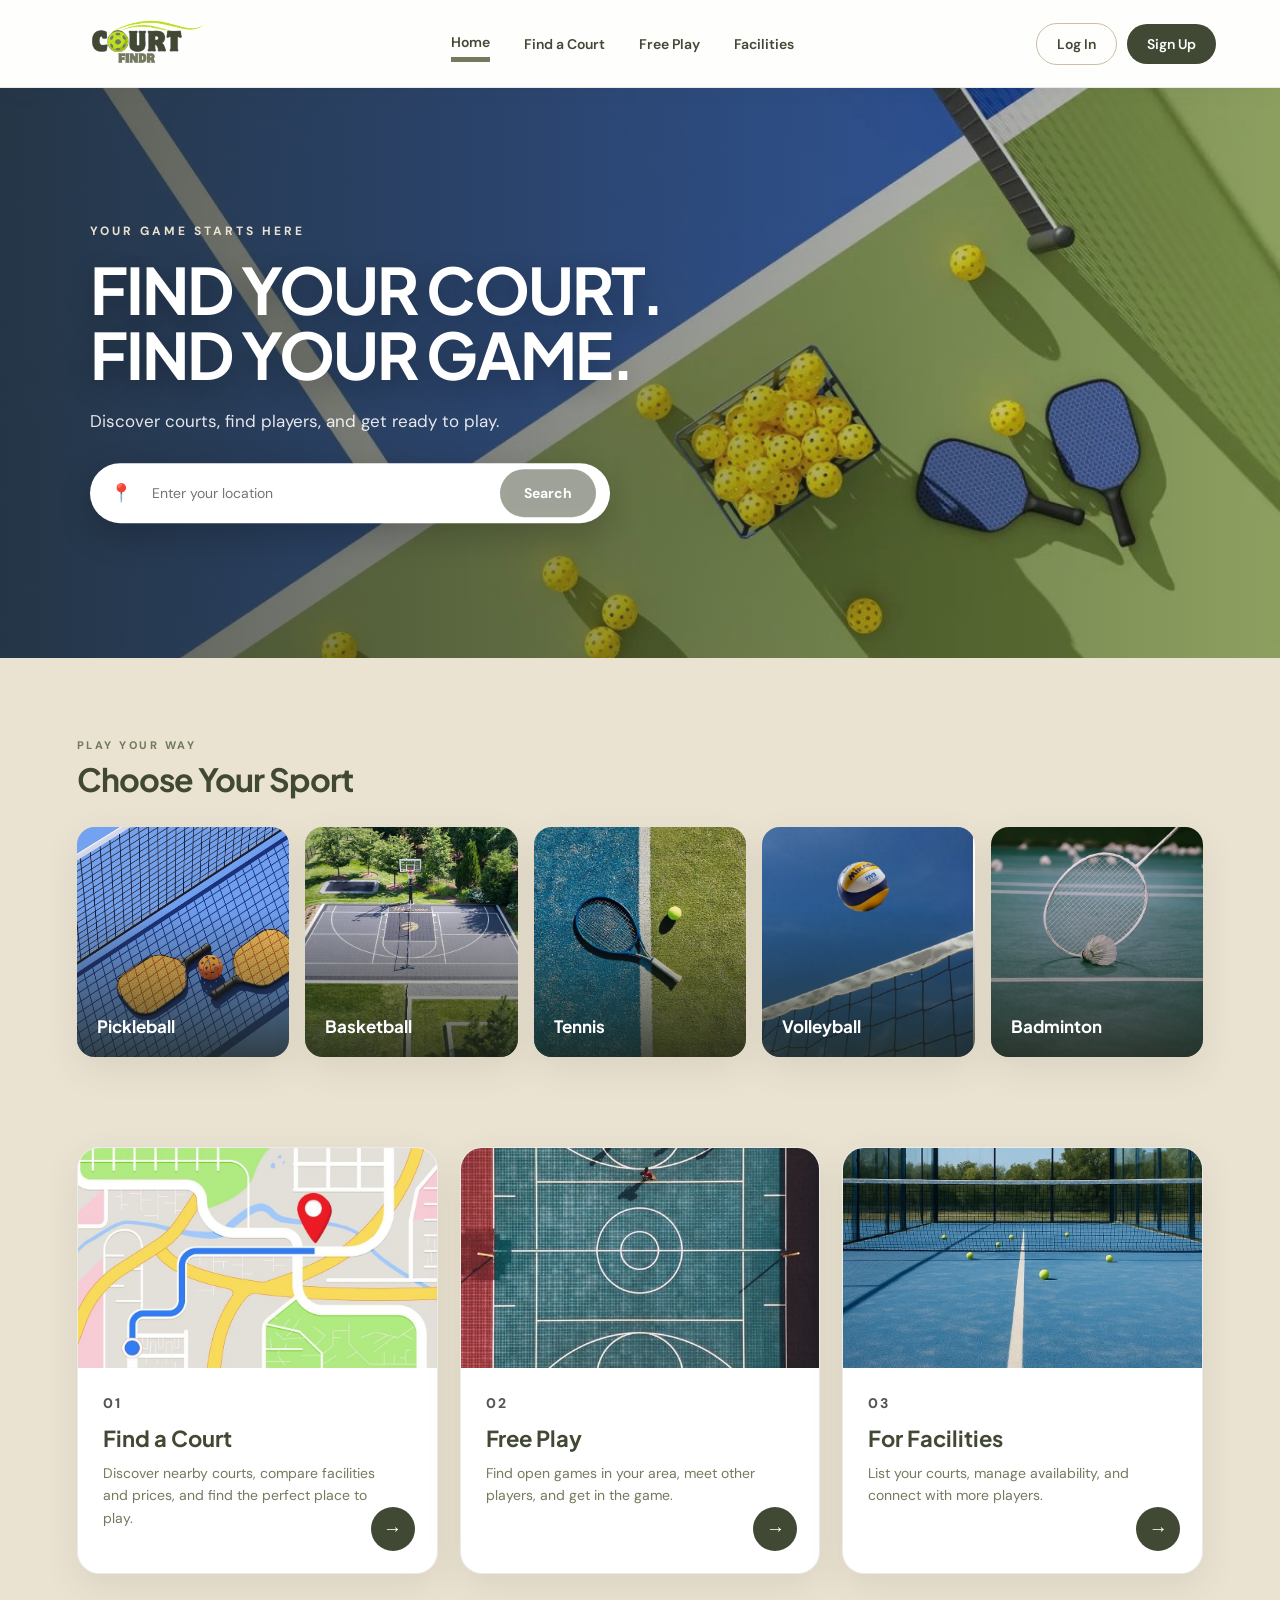
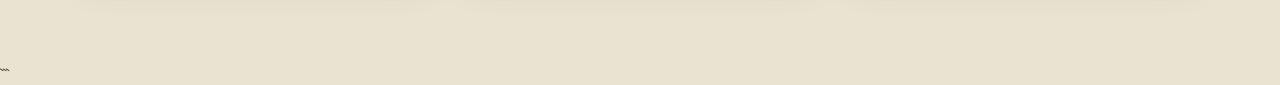
<file: index.html>
<!DOCTYPE html>
<html lang="en">

<head>

    <meta charset="UTF-8">

    <meta name="viewport"
          content="width=device-width, initial-scale=1.0">

    <title>CourtFindr</title>

    <link rel="preconnect" href="https://fonts.googleapis.com">
    <link rel="preconnect" href="https://fonts.gstatic.com" crossorigin>

    <link
        href="https://fonts.googleapis.com/css2?family=DM+Sans:wght@400;500;600;700&family=Plus+Jakarta+Sans:wght@600;700;800&display=swap"
        rel="stylesheet">

    <link rel="stylesheet" href="style.css">

</head>


<body>


    <!-- =========================
         NAVIGATION
    ========================== -->

    <header class="navbar">

        <a href="index.html" class="brand-logo">

            <img
                src="images/courtfindr-logo.png"
                alt="CourtFindr"
            >

        </a>


        <nav>

            <a href="index.html" class="active">
                Home
            </a>

            <a href="pages/find-court.html">
                Find a Court
            </a>

            <a href="pages/freeplay.html">
                Free Play
            </a>

            <a href="#">
                Facilities
            </a>

        </nav>


        <div class="auth-buttons">

            <button
                class="login-btn"
                onclick="window.location.href='pages/login.html'">

                Log In

            </button>


            <button
                class="signup-btn"
                onclick="window.location.href='pages/signup.html'">

                Sign Up

            </button>

        </div>

    </header>



    <!-- =========================
         HERO
    ========================== -->

    <section class="hero">

        <div class="hero-overlay"></div>


        <div class="hero-content">

            <p class="hero-eyebrow">
                YOUR GAME STARTS HERE
            </p>


            <h1>
                FIND YOUR COURT.<br>
                FIND YOUR GAME.
            </h1>


            <p class="hero-description">

                Discover courts, find players,
                and get ready to play.

            </p>


                    <div class="location-search">

            <span class="location-icon">
                📍
            </span>

            <div class="location-input-wrapper">

                <input
                    type="text"
                    id="homeLocation"
                    placeholder="Enter your location"
                    autocomplete="off"
                >

                <div
                    id="locationSuggestions"
                    class="location-suggestions">
                </div>

            </div>

            <button
                id="homeSearchButton"
                disabled
                onclick="searchFromHome()">

                Search

            </button>

        </div>

        </div>

    </section>



    <!-- =========================
         SPORTS
    ========================== -->

    <section class="sports-section">

        <div class="section-heading">

            <div>

                <p class="section-eyebrow">
                    PLAY YOUR WAY
                </p>

                <h2>
                    Choose Your Sport
                </h2>

            </div>

        </div>


        <div class="sports-container">


            <div
    class="sport-card"
    onclick="selectSport('Pickleball', this)">

    <img
        src="images/pickleball.jpg"
        alt="Pickleball"
    >

    <div class="sport-card-overlay">
        <span>
            Pickleball
        </span>
    </div>

</div>


            <div
    class="sport-card"
    onclick="selectSport('Basketball', this)">

    <img
        src="images/basketball.jpg"
        alt="Basketball"
    >

    <div class="sport-card-overlay">
        <span>
            Basketball
        </span>
    </div>

</div>

<div
    class="sport-card"
    onclick="selectSport('Tennis', this)">

    <img
        src="images/tennis.jpg"
        alt="Tennis"
    >

    <div class="sport-card-overlay">
        <span>
            Tennis
        </span>
    </div>

</div>

            <div
    class="sport-card"
    onclick="selectSport('Volleyball', this)">

    <img
        src="images/volleyball.jpg"
        alt="Volleyball"
    >

    <div class="sport-card-overlay">
        <span>
            Volleyball
        </span>
    </div>

</div>


            <div
    class="sport-card"
    onclick="selectSport('Badminton', this)">

    <img
        src="images/badminton.jpg"
        alt="Badminton"
    >

    <div class="sport-card-overlay">
        <span>
            Badminton
        </span>
    </div>

</div>

    </section>



    <!-- =========================
         FEATURES
    ========================== -->

    <section class="features-section">


        <!-- FIND A COURT -->

        <article class="feature-card">

            <div class="feature-image">

                <img
                    src="images/find-a-court.jpg"
                    alt="Find a Court"
                >

            </div>


            <div class="feature-content">

                <p class="feature-number">
                    01
                </p>

                <h3>
                    Find a Court
                </h3>

                <p>
                    Discover nearby courts,
                    compare facilities and prices,
                    and find the perfect place
                    to play.
                </p>


                <button
                    class="arrow-button"
                    onclick="window.location.href='pages/find-court.html'">

                    →
                    
                </button>

            </div>

        </article>



        <!-- FREE PLAY -->

        <article class="feature-card">

            <div class="feature-image">

                <img
                    src="images/freeplay.jpg"
                    alt="Free Play"
                >

            </div>


            <div class="feature-content">

                <p class="feature-number">
                    02
                </p>

                <h3>
                    Free Play
                </h3>

                <p>
                    Find open games in your area,
                    meet other players, and
                    get in the game.
                </p>


                <button
                    class="arrow-button"
                    onclick="window.location.href='pages/freeplay.html'">

                    →

                </button>

            </div>

        </article>



        <!-- FACILITIES -->

        <article class="feature-card">

            <div class="feature-image">

                <img
                    src="images/facility.jpg"
                    alt="Sports Facilities"
                >

            </div>


            <div class="feature-content">

                <p class="feature-number">
                    03
                </p>

                <h3>
                    For Facilities
                </h3>

                <p>
                    List your courts,
                    manage availability,
                    and connect with more
                    players.
                </p>


                <button
                    class="arrow-button"
                    onclick="window.location.href='pages/plans.html'">

                    →

                </button>

            </div>

        </article>


    </section>


<script>

    /* =========================
       HOME PAGE SEARCH
    ========================== */

    let selectedSport = "";


    /*
     * Location suggestions
     */

    const locations = [

        "Cabuyao, Laguna",

        "Santa Rosa, Laguna",

        "Calamba, Laguna",

        "Biñan, Laguna",

        "San Pedro, Laguna",

        "Muntinlupa",

        "Las Piñas",

        "Makati",

        "Quezon City",

        "Manila"

    ];


    const locationInput =
        document.getElementById("homeLocation");

    const suggestionBox =
        document.getElementById("locationSuggestions");


    locationInput.addEventListener(
        "input",
        function() {

            const value =
                this.value.trim().toLowerCase();


            suggestionBox.innerHTML = "";


            if (value === "") {

                suggestionBox.style.display = "none";

                return;

            }


            const matches =
                locations.filter(
                    function(location) {

                        return location
                            .toLowerCase()
                            .includes(value);

                    }
                );


            if (matches.length === 0) {

                suggestionBox.style.display = "none";

                return;

            }


            matches.forEach(
                function(location) {

                    const suggestion =
                        document.createElement("div");

                    suggestion.className =
                        "location-suggestion";

                    suggestion.textContent =
                        "📍 " + location;


                    suggestion.onclick =
                        function() {

                            locationInput.value =
                                location;

                            suggestionBox.style.display =
                                "none";

                        };


                    suggestionBox.appendChild(
                        suggestion
                    );

                }
            );


            suggestionBox.style.display =
                "block";

        }
    );


    /*
     * Select a sport
     */

    function selectSport(
        sport,
        card
    ) {

        selectedSport = sport;


        /*
         * Remove selection
         * from all sport cards
         */

        document
            .querySelectorAll(".sport-card")
            .forEach(
                function(item) {

                    item.classList.remove(
                        "selected"
                    );

                }
            );


        /*
         * Highlight selected sport
         */

        card.classList.add("selected");


        /*
         * Enable search button
         */

        document.getElementById(
            "homeSearchButton"
        ).disabled = false;

    }


    /*
     * Search from Home page
     */

    function searchFromHome() {

        const location =
            locationInput.value.trim();


        /*
         * Sport must be selected
         */

        if (!selectedSport) {

            alert(
                "Please select a sport first."
            );

            return;

        }


        /*
         * Location must be entered
         */

        if (!location) {

            alert(
                "Please enter your location."
            );

            locationInput.focus();

            return;

        }


        /*
         * Send location and sport
         * to Find a Court page
         */

        const url =
            "pages/find-court.html" +
            "?location=" +
            encodeURIComponent(location) +
            "&sport=" +
            encodeURIComponent(selectedSport);


        window.location.href = url;

    }


    /*
     * Allow Enter key
     */

    locationInput.addEventListener(
        "keydown",
        function(event) {

            if (event.key === "Enter") {

                event.preventDefault();

                searchFromHome();

            }

        }
    );


    /*
     * Close suggestions when
     * clicking outside
     */

    document.addEventListener(
        "click",
        function(event) {

            if (
                !event.target.closest(
                    ".location-input-wrapper"
                )
            ) {

                suggestionBox.style.display =
                    "none";

            }

        }
    );

</script>

<script src="auth.js"></script>
    <script src="auth.js"></script>

</body>

</html>
```
</file>
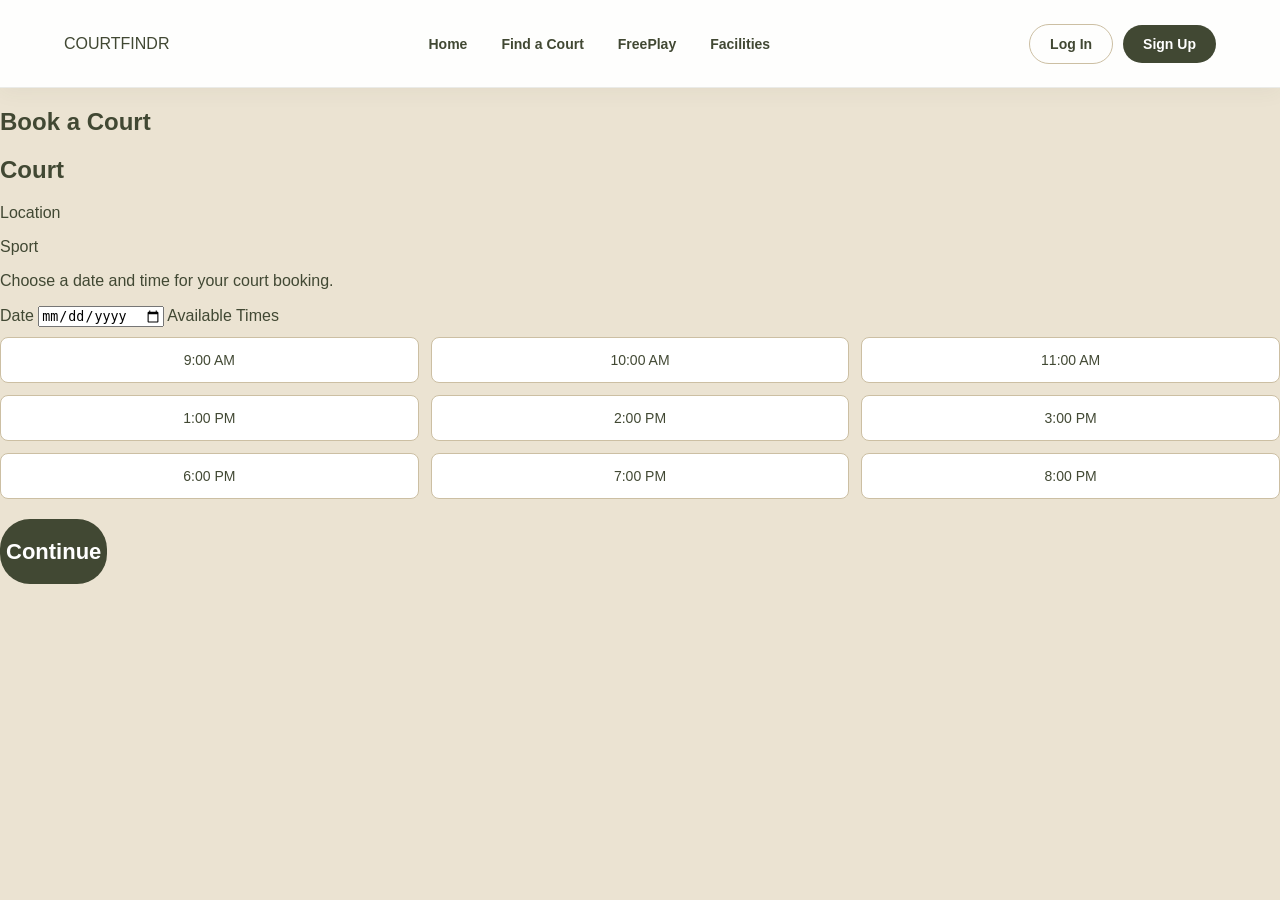
<file: pages/book-court.html>
<!DOCTYPE html>
<html lang="en">

<head>

    <meta charset="UTF-8">

    <meta name="viewport"
          content="width=device-width, initial-scale=1.0">

    <title>Book a Court - CourtFindr</title>

    <link rel="stylesheet"
          href="../style.css">

</head>

<body>

    <header class="navbar">

        <div class="logo">
            COURT<span>FINDR</span>
        </div>

        <nav>

            <a href="../index.html">
                Home
            </a>

            <a href="find-court.html">
                Find a Court
            </a>

            <a href="freeplay.html">
                FreePlay
            </a>

            <a href="#">
                Facilities
            </a>

        </nav>

        <div class="auth-buttons">

            <button class="login-btn">
                Log In
            </button>

            <button class="signup-btn">
                Sign Up
            </button>

        </div>

    </header>


    <main class="booking-page">

        <section class="booking-container">

            <div class="booking-court-info">

    <h1>Book a Court</h1>

    <h2 id="booking-court-name">
        Court
    </h2>

    <p id="booking-court-location">
        Location
    </p>

    <p id="booking-court-sport">
        Sport
    </p>

</div>

<p>
    Choose a date and time for your court booking.
</p>


            <div class="booking-form">

                <label for="booking-date">
                    Date
                </label>

                <input
                    type="date"
                    id="booking-date"
                >


                <label>
    Available Times
</label>

    <div class="booking-times" id="booking-times">

        <button type="button" class="time-slot">
            9:00 AM
        </button>

        <button type="button" class="time-slot">
            10:00 AM
        </button>

        <button type="button" class="time-slot">
            11:00 AM
        </button>

        <button type="button" class="time-slot">
            1:00 PM
        </button>

        <button type="button" class="time-slot">
            2:00 PM
        </button>

        <button type="button" class="time-slot">
            3:00 PM
        </button>

        <button type="button" class="time-slot">
            6:00 PM
        </button>

        <button type="button" class="time-slot">
            7:00 PM
        </button>

        <button type="button" class="time-slot">
            8:00 PM
        </button>

    </div>

    <input
        type="hidden"
        id="booking-time"
>


                <button
                    class="find-games-btn"
                    onclick="confirmBooking()">

                    Continue

                </button>

            </div>

        </section>

    </main>


    <script src="../auth.js"></script>

    <script>
    
    const bookingParams =
    new URLSearchParams(window.location.search);


const courtName =
    bookingParams.get("court");

const courtLocation =
    bookingParams.get("location");

const courtSport =
    bookingParams.get("sport");


if (courtName) {

    document.getElementById(
        "booking-court-name"
    ).textContent = courtName;

}


if (courtLocation) {

    document.getElementById(
        "booking-court-location"
    ).textContent =
        "📍 " + courtLocation;

}


if (courtSport) {

    document.getElementById(
        "booking-court-sport"
    ).textContent =
        "🏀 " + courtSport;

}

        function confirmBooking() {

            const loggedIn =
                localStorage.getItem("courtfindrLoggedIn");

            const plan =
                localStorage.getItem("courtfindrPlan");


            if (loggedIn !== "true") {

                alert(
                    "Please log in to book a court."
                );

                window.location.href =
                    "login.html";

                return;

            }


            if (plan !== "playplus") {

                alert(
                    "Court booking is available to Play+ members."
                );

                return;

            }


            const date =
                document.getElementById(
                    "booking-date"
                ).value;

            const time =
                document.getElementById(
                    "booking-time"
                ).value;


            if (!date || !time) {

                alert(
                    "Please select a date and time."
                );

                return;

            }


            alert(
                "Booking details saved! Booking confirmation will be added next."
            );

        }

    </script>
<script>

const timeSlots =
    document.querySelectorAll(".time-slot");

timeSlots.forEach(function(slot) {

    slot.addEventListener("click", function() {

        timeSlots.forEach(function(otherSlot) {
            otherSlot.classList.remove("selected");
        });

        this.classList.add("selected");

        document.getElementById(
            "booking-time"
        ).value = this.textContent.trim();

    });

});

</script>

</body>

</html>
</file>
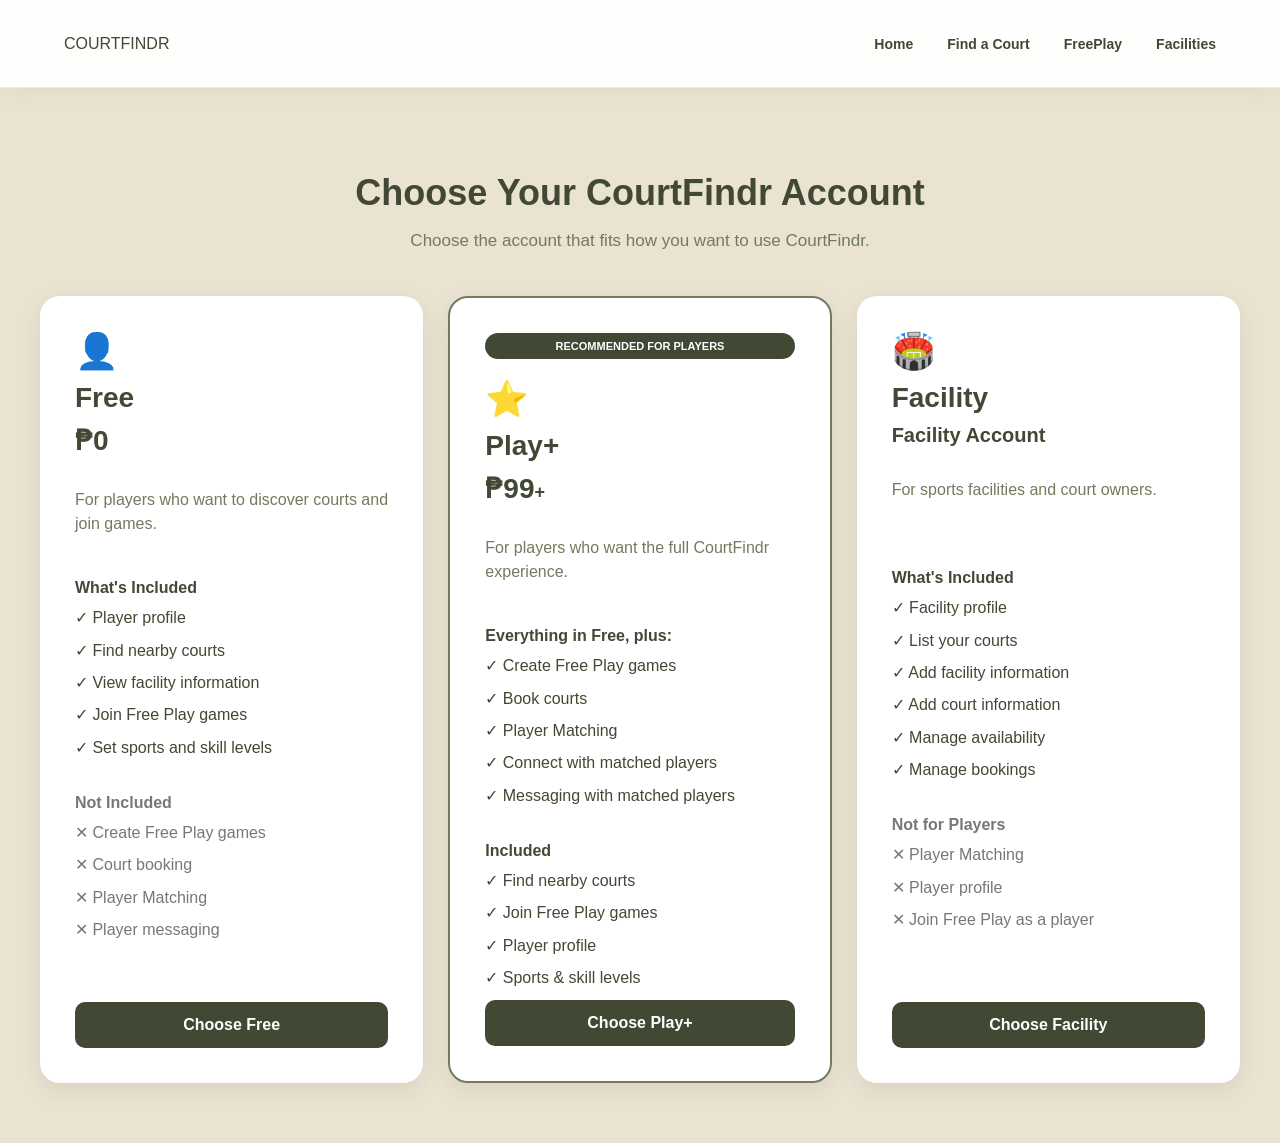
<file: pages/choose-plan.html>
<!DOCTYPE html>
<html lang="en">

<head>

    <meta charset="UTF-8">

    <meta name="viewport"
          content="width=device-width, initial-scale=1.0">

    <title>Choose Your Plan - CourtFindr</title>

    <link rel="stylesheet"
          href="../style.css">

</head>

<body>

    <header class="navbar">

        <div class="logo">
            COURT<span>FINDR</span>
        </div>

        <nav>

            <a href="../index.html">Home</a>

            <a href="find-court.html">Find a Court</a>

            <a href="freeplay.html">FreePlay</a>

            <a href="#">Facilities</a>

        </nav>

    </header>


    <main class="plans-page">

        <div class="plans-header">

            <h1>Choose Your CourtFindr Account</h1>

            <p>
                Choose the account that fits how you want to use CourtFindr.
            </p>

        </div>


        <div class="plans-container">


            <!-- FREE -->

            <div class="plan-card">

                <div class="plan-icon">
                    👤
                </div>

                <h2>Free</h2>

                <div class="plan-price">
                    ₱0
                </div>

                <p class="plan-description">
                    For players who want to discover courts and join games.
                </p>


                <h3>What's Included</h3>

                <ul>

                    <li>✓ Player profile</li>

                    <li>✓ Find nearby courts</li>

                    <li>✓ View facility information</li>

                    <li>✓ Join Free Play games</li>

                    <li>✓ Set sports and skill levels</li>

                </ul>


                <h3 class="not-included-title">
                    Not Included
                </h3>

                <ul class="not-included">

                    <li>✕ Create Free Play games</li>

                    <li>✕ Court booking</li>

                    <li>✕ Player Matching</li>

                    <li>✕ Player messaging</li>

                </ul>


                <button
                    class="plan-button"
                    onclick="choosePlan('free')">

                    Choose Free

                </button>

            </div>


            <!-- PLAY+ -->

            <div class="plan-card featured">

                <div class="plan-badge">
                    RECOMMENDED FOR PLAYERS
                </div>

                <div class="plan-icon">
                    ⭐
                </div>

                <h2>Play+</h2>

                <div class="plan-price">
                    ₱99<span>+</span>
                </div>

                <p class="plan-description">
                    For players who want the full CourtFindr experience.
                </p>


                <h3>Everything in Free, plus:</h3>

                <ul>

                    <li>✓ Create Free Play games</li>

                    <li>✓ Book courts</li>

                    <li>✓ Player Matching</li>

                    <li>✓ Connect with matched players</li>

                    <li>✓ Messaging with matched players</li>

                </ul>


                <h3>
                    Included
                </h3>

                <ul>

                    <li>✓ Find nearby courts</li>

                    <li>✓ Join Free Play games</li>

                    <li>✓ Player profile</li>

                    <li>✓ Sports & skill levels</li>

                </ul>


                <button
                    class="plan-button playplus-button"
                    onclick="choosePlan('playplus')">

                    Choose Play+

                </button>

            </div>


            <!-- FACILITY -->

            <div class="plan-card">

                <div class="plan-icon">
                    🏟️
                </div>

                <h2>Facility</h2>

                <div class="plan-price facility-price">
                    Facility Account
                </div>

                <p class="plan-description">
                    For sports facilities and court owners.
                </p>


                <h3>What's Included</h3>

                <ul>

                    <li>✓ Facility profile</li>

                    <li>✓ List your courts</li>

                    <li>✓ Add facility information</li>

                    <li>✓ Add court information</li>

                    <li>✓ Manage availability</li>

                    <li>✓ Manage bookings</li>

                </ul>


                <h3 class="not-included-title">
                    Not for Players
                </h3>

                <ul class="not-included">

                    <li>✕ Player Matching</li>

                    <li>✕ Player profile</li>

                    <li>✕ Join Free Play as a player</li>

                </ul>


                <button
                    class="plan-button"
                    onclick="choosePlan('facility')">

                    Choose Facility

                </button>

            </div>


        </div>

    </main>


<script>

function choosePlan(plan) {

    localStorage.setItem(
        "courtfindrPlan",
        plan
    );


    if (plan === "free") {

        window.location.href =
            "free-profile.html";

    }

    else if (plan === "playplus") {

        // Payment will be added later

        window.location.href =
            "playplus-profile.html";

    }

    else if (plan === "facility") {

        window.location.href =
            "facility-profile.html";

    }

}

</script>
</body>

</html>
</file>
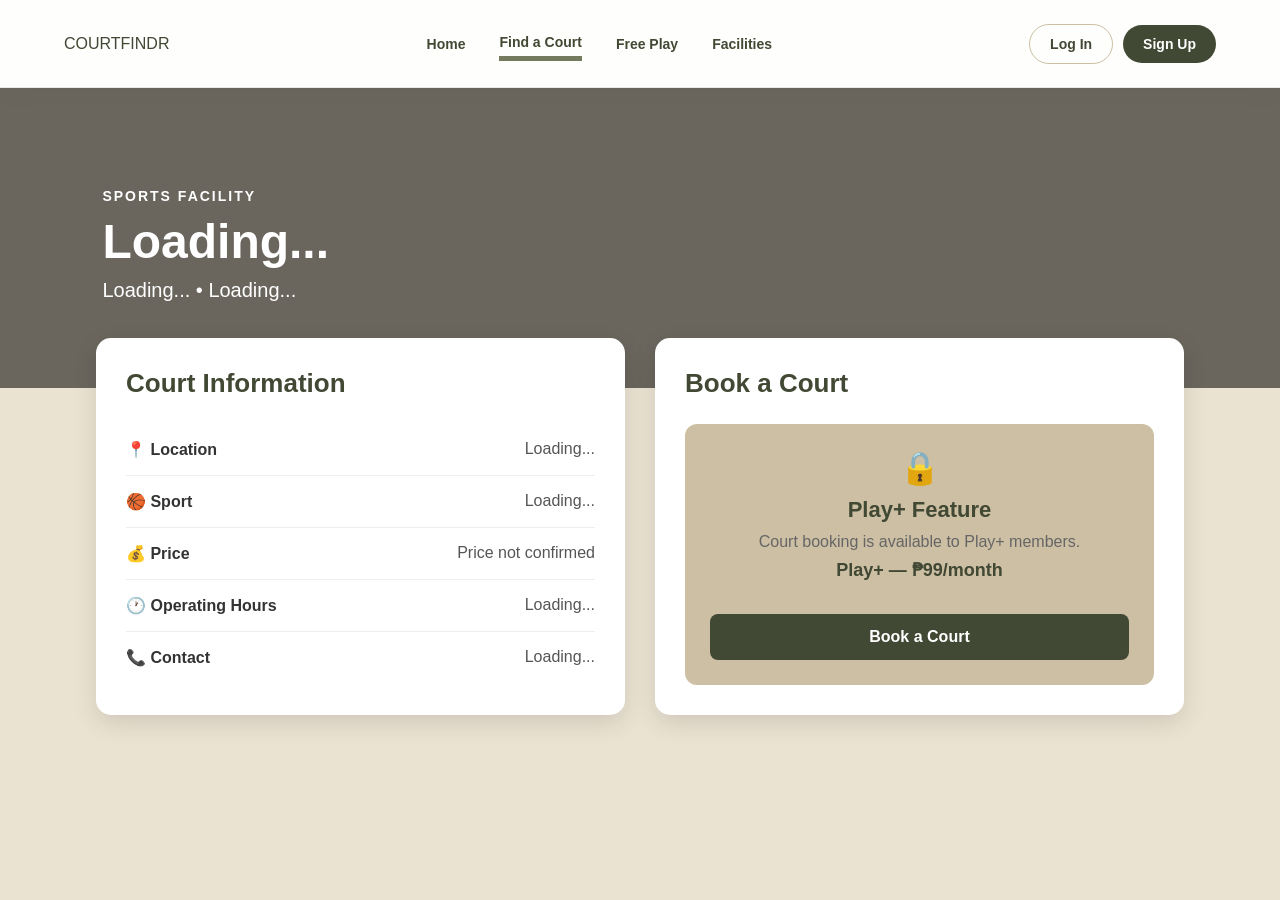
<file: pages/court-details.html>
<!DOCTYPE html>
<html lang="en">

<head>
    <meta charset="UTF-8">
    <meta name="viewport" content="width=device-width, initial-scale=1.0">

    <title>Court Details - CourtFindr</title>

    <link rel="stylesheet" href="../style.css">
</head>

<body>

    <header class="navbar">

        <div class="logo">
            COURT<span>FINDR</span>
        </div>

        <nav>
            <a href="../index.html">Home</a>
            <a href="find-court.html" class="active">Find a Court</a>
            <a href="#">Free Play</a>
            <a href="#">Facilities</a>
        </nav>

        <div class="auth-buttons">

    <button
        class="login-btn"
        onclick="window.location.href='login.html'">
        Log In
    </button>

    <button
        class="signup-btn"
        onclick="window.location.href='signup.html'">
        Sign Up
    </button>

</div>

    </header>


    <main class="court-details-page">

    <div class="court-banner">
        <div class="court-banner-overlay">
            <p class="court-label">SPORTS FACILITY</p>
            <h1 id="court-name">Loading...</h1>

<p>
    <span id="court-sport">Loading...</span>
    •
    <span id="court-location">Loading...</span>
</p>
        </div>
    </div>

    <div class="court-details-container">

        <section class="court-info-card">

            <h2>Court Information</h2>

                    <div class="info-row">
            <strong>📍 Location</strong>
            <span id="court-location-info">Loading...</span>
        </div>

        <div class="info-row">
            <strong>🏀 Sport</strong>
            <span id="court-sport-info">Loading...</span>
        </div>

        <div class="info-row">
            <strong>💰 Price</strong>
            <span id="court-price">Price not confirmed</span>
        </div>

        <div class="info-row">
            <strong>🕐 Operating Hours</strong>
            <span id="court-hours">Loading...</span>
        </div>

        <div class="info-row">
            <strong>📞 Contact</strong>
            <span id="court-contact">Loading...</span>
        </div>

        </section>


        <section class="booking-card">

    <h2>Book a Court</h2>

    <div class="play-plus-box">

        <div class="lock-icon">🔒</div>

        <h3>Play+ Feature</h3>

        <p>
            Court booking is available to Play+ members.
        </p>

        <p class="play-plus-price">
            Play+ — ₱99/month
        </p>

        <button
    class="book-court-btn"
    onclick="openBooking()">

    Book a Court

</button>

    </div>

</section>

    </div>

</main>

<script>
    function upgradeToPlayPlus() {
        alert("Play+ is required to book a court. Upgrade to Play+ for ₱99/month.");
    }
</script>
<script src="../auth.js"></script>
<script>

function openBooking() {

    const courtName =
        document.getElementById("court-name").textContent.trim();

    const courtLocation =
        document.getElementById("court-location").textContent.trim();

    const courtSport =
        document.getElementById("court-sport").textContent.trim();


    const params = new URLSearchParams();

    params.set("court", courtName);
    params.set("location", courtLocation);
    params.set("sport", courtSport);
    params.set("price",court.price);
    

    window.location.href =
        "book-court.html?" + params.toString();

}

</script>
<script>

const params = new URLSearchParams(
    window.location.search
);


const courtName =
    params.get("court") || "Court";


const sport =
    params.get("sport") || "Sport";


const location =
    params.get("location") || "Location";


const hours =
    params.get("hours") || "Hours not confirmed";


const contact =
    params.get("contact") || "Contact not available";
    


document.getElementById("court-name").textContent =
    courtName;


document.getElementById("court-sport").textContent =
    sport;


document.getElementById("court-location").textContent =
    location;


document.getElementById("court-location-info").textContent =
    location;


document.getElementById("court-sport-info").textContent =
    sport;


document.getElementById("court-hours").textContent =
    hours;


document.getElementById("court-contact").textContent =
    contact;

</script>
</body>
</html>
</file>
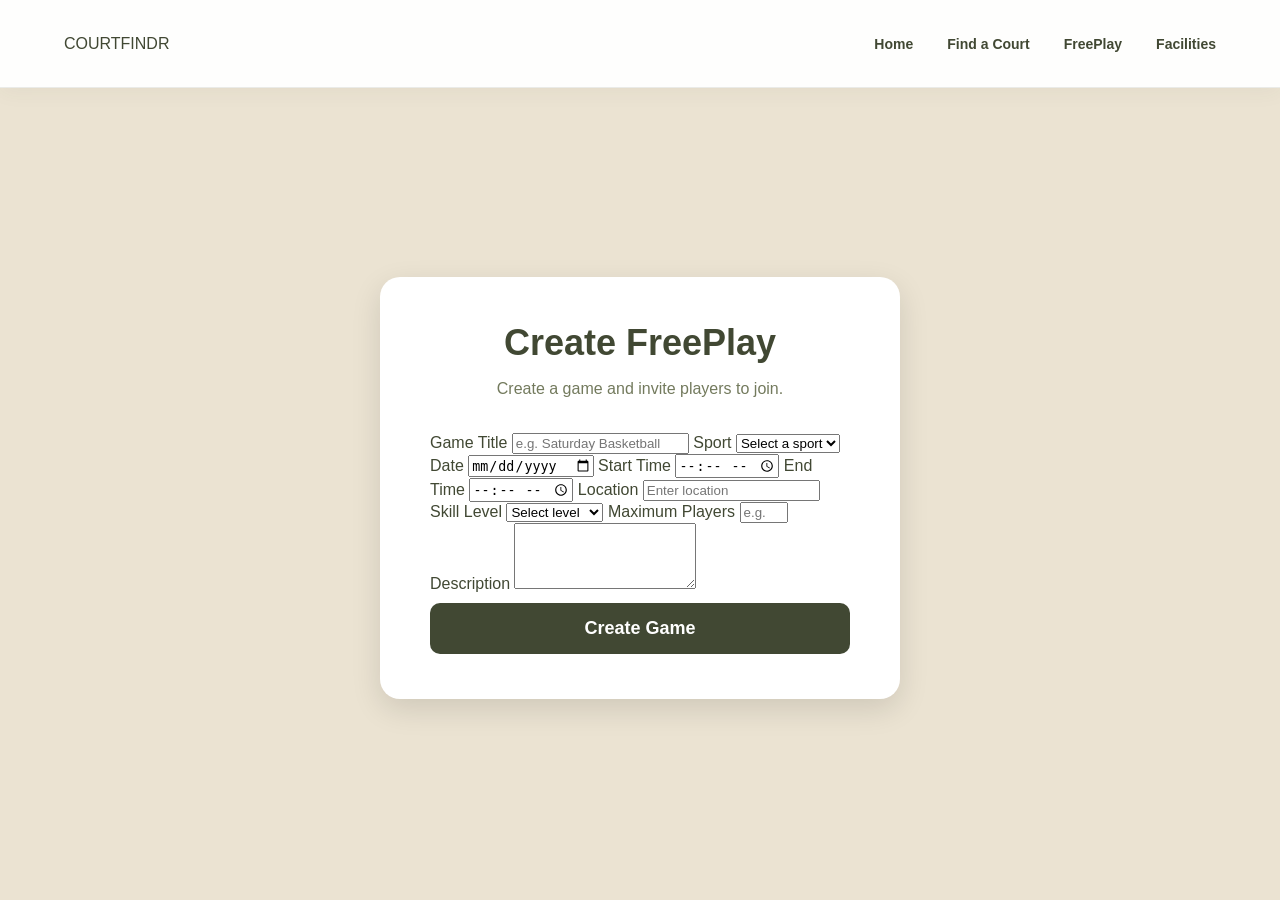
<file: pages/create-freeplay.html>
<!DOCTYPE html>
<html lang="en">

<head>
    <meta charset="UTF-8">

    <meta name="viewport"
          content="width=device-width, initial-scale=1.0">

    <title>Create FreePlay - CourtFindr</title>

    <link rel="stylesheet"
          href="../style.css">
</head>

<body>

    <header class="navbar">

        <div class="logo">
            COURT<span>FINDR</span>
        </div>

        <nav>
            <a href="../index.html">Home</a>
            <a href="find-court.html">Find a Court</a>
            <a href="freeplay.html">FreePlay</a>
            <a href="#">Facilities</a>
        </nav>

    </header>


    <main class="auth-page">

    <div class="auth-card">

        <h1>Create FreePlay</h1>

        <p>
            Create a game and invite players to join.
        </p>


        <form id="create-freeplay-form">

            <label for="game-title">
                Game Title
            </label>

            <input
                type="text"
                id="game-title"
                placeholder="e.g. Saturday Basketball"
                required
            >


            <label for="game-sport">
                Sport
            </label>

            <select
                id="game-sport"
                required>

                <option value="">
                    Select a sport
                </option>

                <option value="Basketball">
                    Basketball
                </option>

                <option value="Pickleball">
                    Pickleball
                </option>

                <option value="Tennis">
                    Tennis
                </option>

                <option value="Volleyball">
                    Volleyball
                </option>

                <option value="Badminton">
                    Badminton
                </option>

            </select>


            <label for="game-date">
                Date
            </label>

            <input
                type="date"
                id="game-date"
                required
            >


            <label for="game-start">
                Start Time
            </label>

            <input
                type="time"
                id="game-start"
                required
            >


            <label for="game-end">
                End Time
            </label>

            <input
                type="time"
                id="game-end"
                required
            >


            <label for="game-location">
                Location
            </label>

            <input
                type="text"
                id="game-location"
                placeholder="Enter location"
                required
            >


            <label for="game-level">
                Skill Level
            </label>

            <select
                id="game-level"
                required>

                <option value="">
                    Select level
                </option>

                <option value="Any Level">
                    Any Level
                </option>

                <option value="Beginner">
                    Beginner
                </option>

                <option value="Intermediate">
                    Intermediate
                </option>

                <option value="Advanced">
                    Advanced
                </option>

            </select>


            <label for="game-players">
                Maximum Players
            </label>

            <input
                type="number"
                id="game-players"
                min="2"
                max="20"
                placeholder="e.g. 4"
                required
            >


            <label for="game-description">
                Description
            </label>

            <textarea
                id="game-description"
                placeholder="Tell players about your game..."
                rows="4">
            </textarea>


            <button
                type="submit"
                class="auth-submit-btn">

                Create Game

            </button>

        </form>

    </div>

</main>

    <script src="../auth.js"></script>
<script>

document
    .getElementById("create-freeplay-form")
    .addEventListener("submit", function(event) {

        event.preventDefault();


        const plan =
            localStorage.getItem("courtfindrPlan");

        const loggedIn =
            localStorage.getItem("courtfindrLoggedIn");


        if (
            loggedIn !== "true" ||
            plan !== "playplus"
        ) {

            alert(
                "Creating FreePlay games is available to Play+ members."
            );

            return;

        }


        const game = {

            title:
                document.getElementById("game-title").value.trim(),

            sport:
                document.getElementById("game-sport").value,

            date:
                document.getElementById("game-date").value,

            startTime:
                document.getElementById("game-start").value,

            endTime:
                document.getElementById("game-end").value,

            location:
                document.getElementById("game-location").value.trim(),

            level:
                document.getElementById("game-level").value,

            maxPlayers:
                document.getElementById("game-players").value,

            description:
                document.getElementById("game-description").value.trim(),

            creator:
                JSON.parse(
                    localStorage.getItem("courtfindrAccount")
                ).name

        };


        const existingGames =
            JSON.parse(
                localStorage.getItem("courtfindrGames")
            ) || [];


        existingGames.push(game);


        localStorage.setItem(
            "courtfindrGames",
            JSON.stringify(existingGames)
        );


        alert(
            "Your FreePlay game has been created!"
        );


        window.location.href =
            "freeplay.html";

    });

</script>
</body>

</html>
</file>
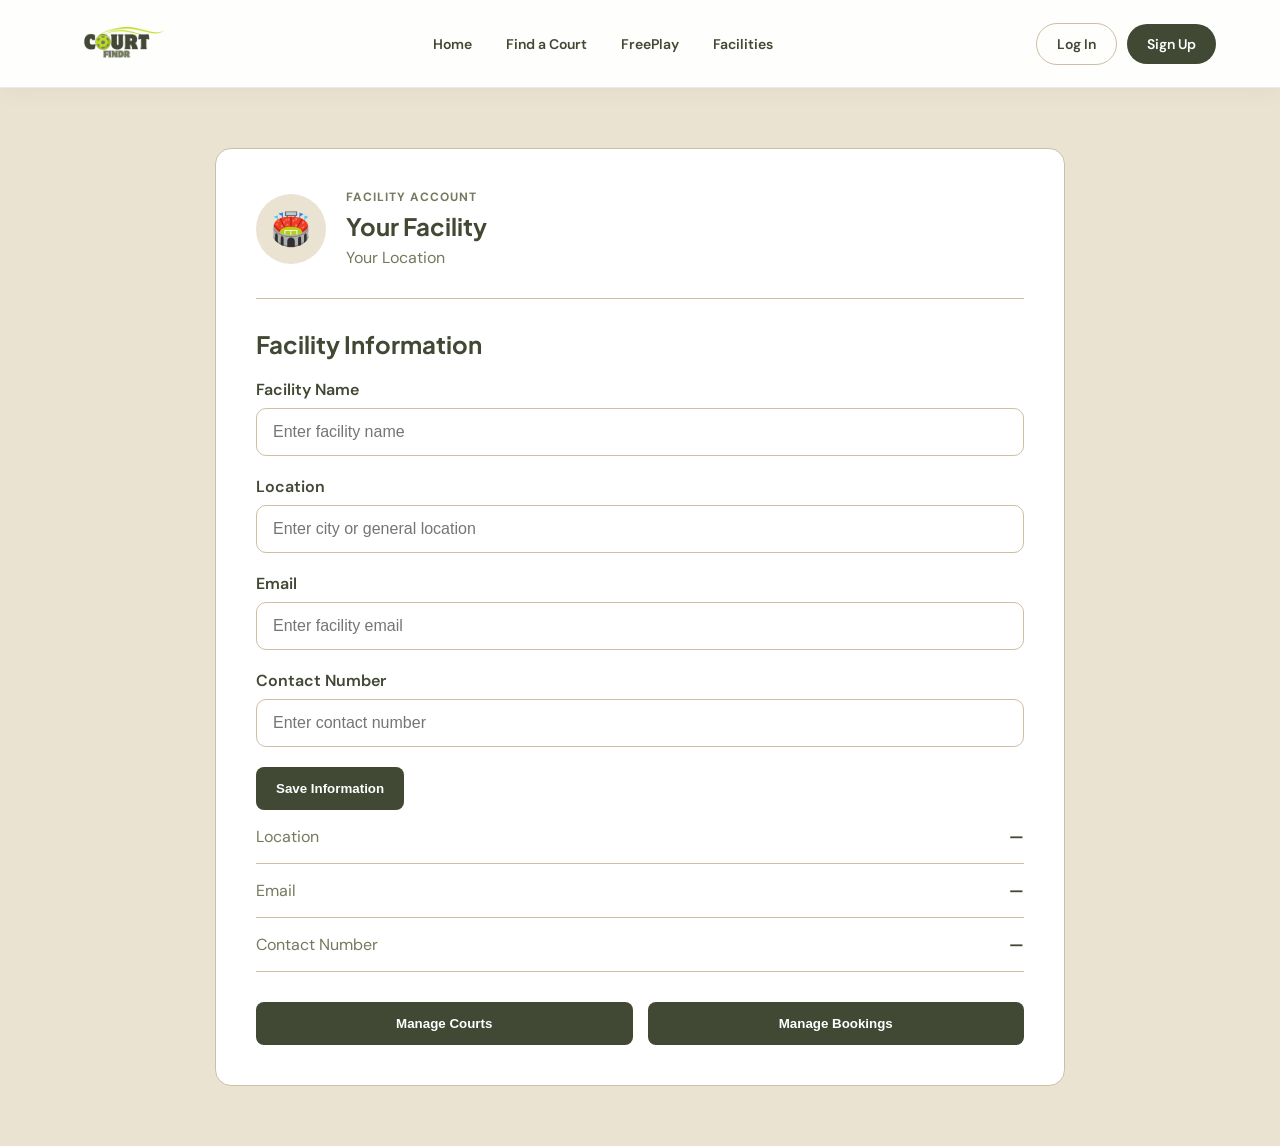
<file: pages/facility-profile.html>
<!DOCTYPE html>
<html lang="en">

<head>

    <meta charset="UTF-8">

    <meta name="viewport"
          content="width=device-width, initial-scale=1.0">

    <title>Facility Profile - CourtFindr</title>
<link rel="preconnect" href="https://fonts.googleapis.com">

<link rel="preconnect"
      href="https://fonts.gstatic.com"
      crossorigin>

<link
    href="https://fonts.googleapis.com/css2?family=DM+Sans:wght@400;500;600;700&family=Plus+Jakarta+Sans:wght@600;700;800&display=swap"
    rel="stylesheet">

<link rel="stylesheet" href="../style.css">
    <link rel="stylesheet"
          href="../style.css">

</head>

<body>

    <header class="navbar">

        <div class="logo">
    <img
        src="../images/courtfindr-logo.png"
        alt="CourtFindr"
    >
</div>

        <nav>

            <a href="../index.html">
                Home
            </a>

            <a href="find-court.html">
                Find a Court
            </a>

            <a href="freeplay.html">
                FreePlay
            </a>

            <a href="#">
                Facilities
            </a>

        </nav>

        <div class="auth-buttons">

            <button
                class="login-btn"
                onclick="logout()">

                Log Out

            </button>

        </div>

    </header>


    <main class="facility-profile-page">

        <section class="facility-profile-card">

            <div class="facility-profile-header">

                <div class="facility-icon">
                    🏟️
                </div>

                <div>

                    <p class="facility-label">
                        FACILITY ACCOUNT
                    </p>

                    <h1 id="facility-name">
                        Your Facility
                    </h1>

                    <p id="facility-location">
                        Your Location
                    </p>

                </div>

            </div>


            <div class="facility-info">

    <h2>Facility Information</h2>

    <div class="form-group">

        <label for="facility-name-input">
            Facility Name
        </label>

        <input
            type="text"
            id="facility-name-input"
            placeholder="Enter facility name"
        >

    </div>


    <div class="form-group">

        <label for="facility-location-input">
            Location
        </label>

        <input
            type="text"
            id="facility-location-input"
            placeholder="Enter city or general location"
        >

    </div>


    <div class="form-group">

        <label for="facility-email-input">
            Email
        </label>

        <input
            type="email"
            id="facility-email-input"
            placeholder="Enter facility email"
        >

    </div>


    <div class="form-group">

        <label for="facility-contact-input">
            Contact Number
        </label>

        <input
            type="text"
            id="facility-contact-input"
            placeholder="Enter contact number"
        >

    </div>


    <button
        class="facility-action-btn"
        onclick="saveFacilityInfo()">

        Save Information

    </button>

</div>  


                <div class="facility-info-row">

                    <span>
                        Location
                    </span>

                    <strong id="info-location">
                        —
                    </strong>

                </div>


                <div class="facility-info-row">

                    <span>
                        Email
                    </span>

                    <strong id="info-email">
                        —
                    </strong>

                </div>


                <div class="facility-info-row">

                    <span>
                        Contact Number
                    </span>

                    <strong id="info-contact">
                        —
                    </strong>

                </div>


            </div>


            <div class="facility-actions">

                <button
                    class="facility-action-btn"
                    onclick="manageCourts()">

                    Manage Courts

                </button>


                <button
                    class="facility-action-btn"
                    onclick="manageBookings()">

                    Manage Bookings

                </button>

            </div>

        </section>

    </main>


    <script src="../auth.js"></script>


    <script>

    const loggedIn =
        localStorage.getItem(
            "courtfindrLoggedIn"
        );

    const plan =
        localStorage.getItem(
            "courtfindrPlan"
        );


    if (
        loggedIn !== "true" ||
        plan !== "facility"
    ) {

        alert(
            "This page is for Facility accounts."
        );

        window.location.href =
            "login.html";

    }


    const account =
    JSON.parse(
        localStorage.getItem(
            "courtfindrAccount"
        )
    );


if (account) {

    document.getElementById(
        "facility-name-input"
    ).value =
        account.name || "";


    document.getElementById(
        "facility-location-input"
    ).value =
        account.location || "";


    document.getElementById(
        "facility-email-input"
    ).value =
        account.email || "";


    document.getElementById(
        "facility-contact-input"
    ).value =
        account.contact || "";

}


function saveFacilityInfo() {

    const account =
        JSON.parse(
            localStorage.getItem(
                "courtfindrAccount"
            )
        ) || {};


    account.name =
        document.getElementById(
            "facility-name-input"
        ).value.trim();


    account.location =
        document.getElementById(
            "facility-location-input"
        ).value.trim();


    account.email =
        document.getElementById(
            "facility-email-input"
        ).value.trim();


    account.contact =
        document.getElementById(
            "facility-contact-input"
        ).value.trim();


    localStorage.setItem(
        "courtfindrAccount",
        JSON.stringify(account)
    );


    alert(
        "Facility information saved!"
    );

}


    function manageCourts() {

    window.location.href =
        "manage-courts.html";

    }


    function manageBookings() {

        alert(
            "Booking management will be added next."
        );

    }

    </script>

</body>

</html>
</file>
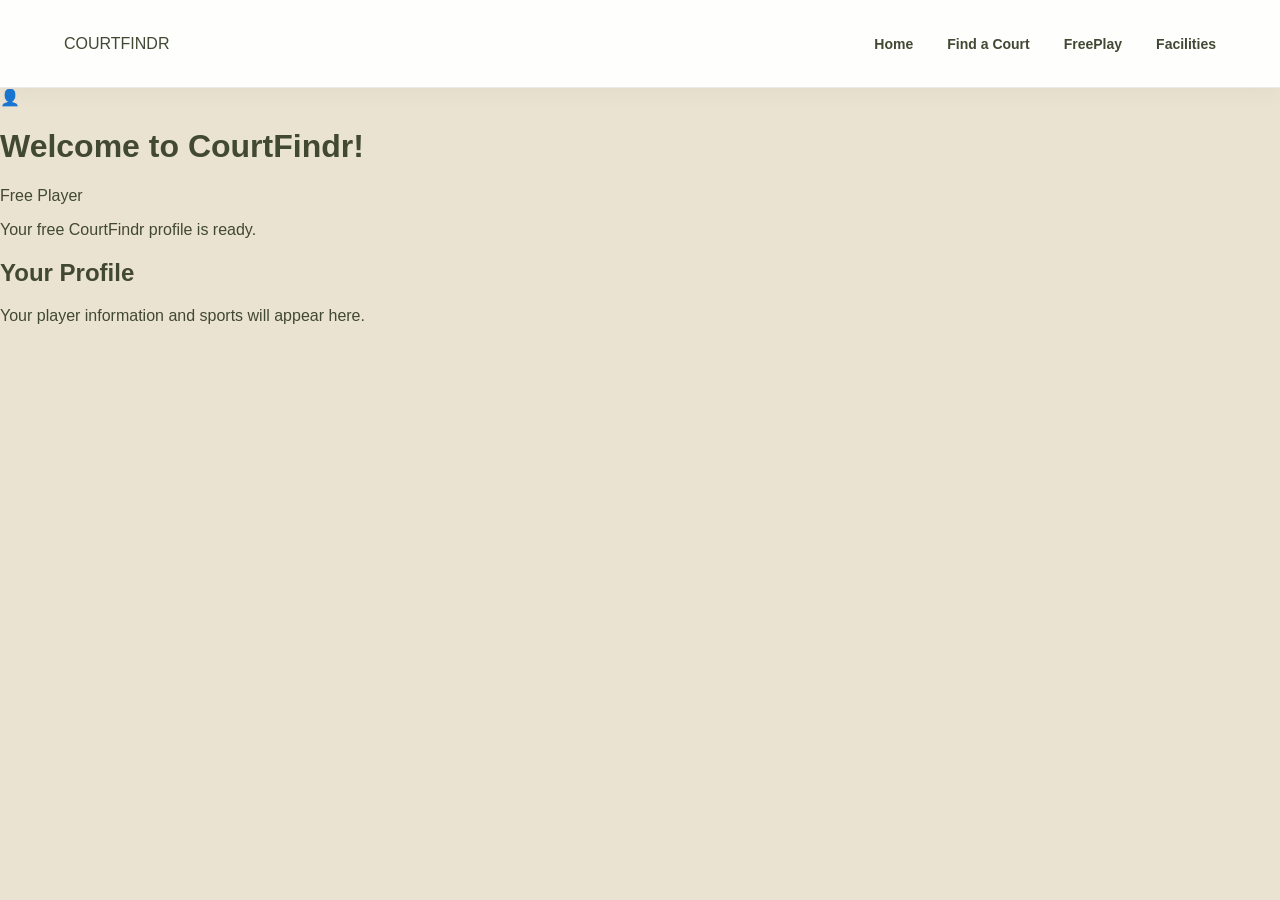
<file: pages/free-profile.html>
<!DOCTYPE html>
<html lang="en">

<head>

    <meta charset="UTF-8">

    <meta name="viewport"
          content="width=device-width, initial-scale=1.0">

    <title>Free Profile - CourtFindr</title>

    <link rel="stylesheet"
          href="../style.css">

</head>

<body>

    <header class="navbar">

        <div class="logo">
            COURT<span>FINDR</span>
        </div>

        <nav>

            <a href="../index.html">Home</a>
            <a href="find-court.html">Find a Court</a>
            <a href="freeplay.html">FreePlay</a>
            <a href="#">Facilities</a>

        </nav>

    </header>


    <main class="profile-page">

        <div class="profile-card">

            <div class="profile-photo">
                👤
            </div>

            <h1>Welcome to CourtFindr!</h1>

            <p class="profile-type">
                Free Player
            </p>

            <p>
                Your free CourtFindr profile is ready.
            </p>


            <div class="profile-details">

                <h2>Your Profile</h2>

                <p>
                    Your player information and sports will appear here.
                </p>

            </div>

        </div>

    </main>
<script src="../auth.js"></script>
</body>

</html>
</file>
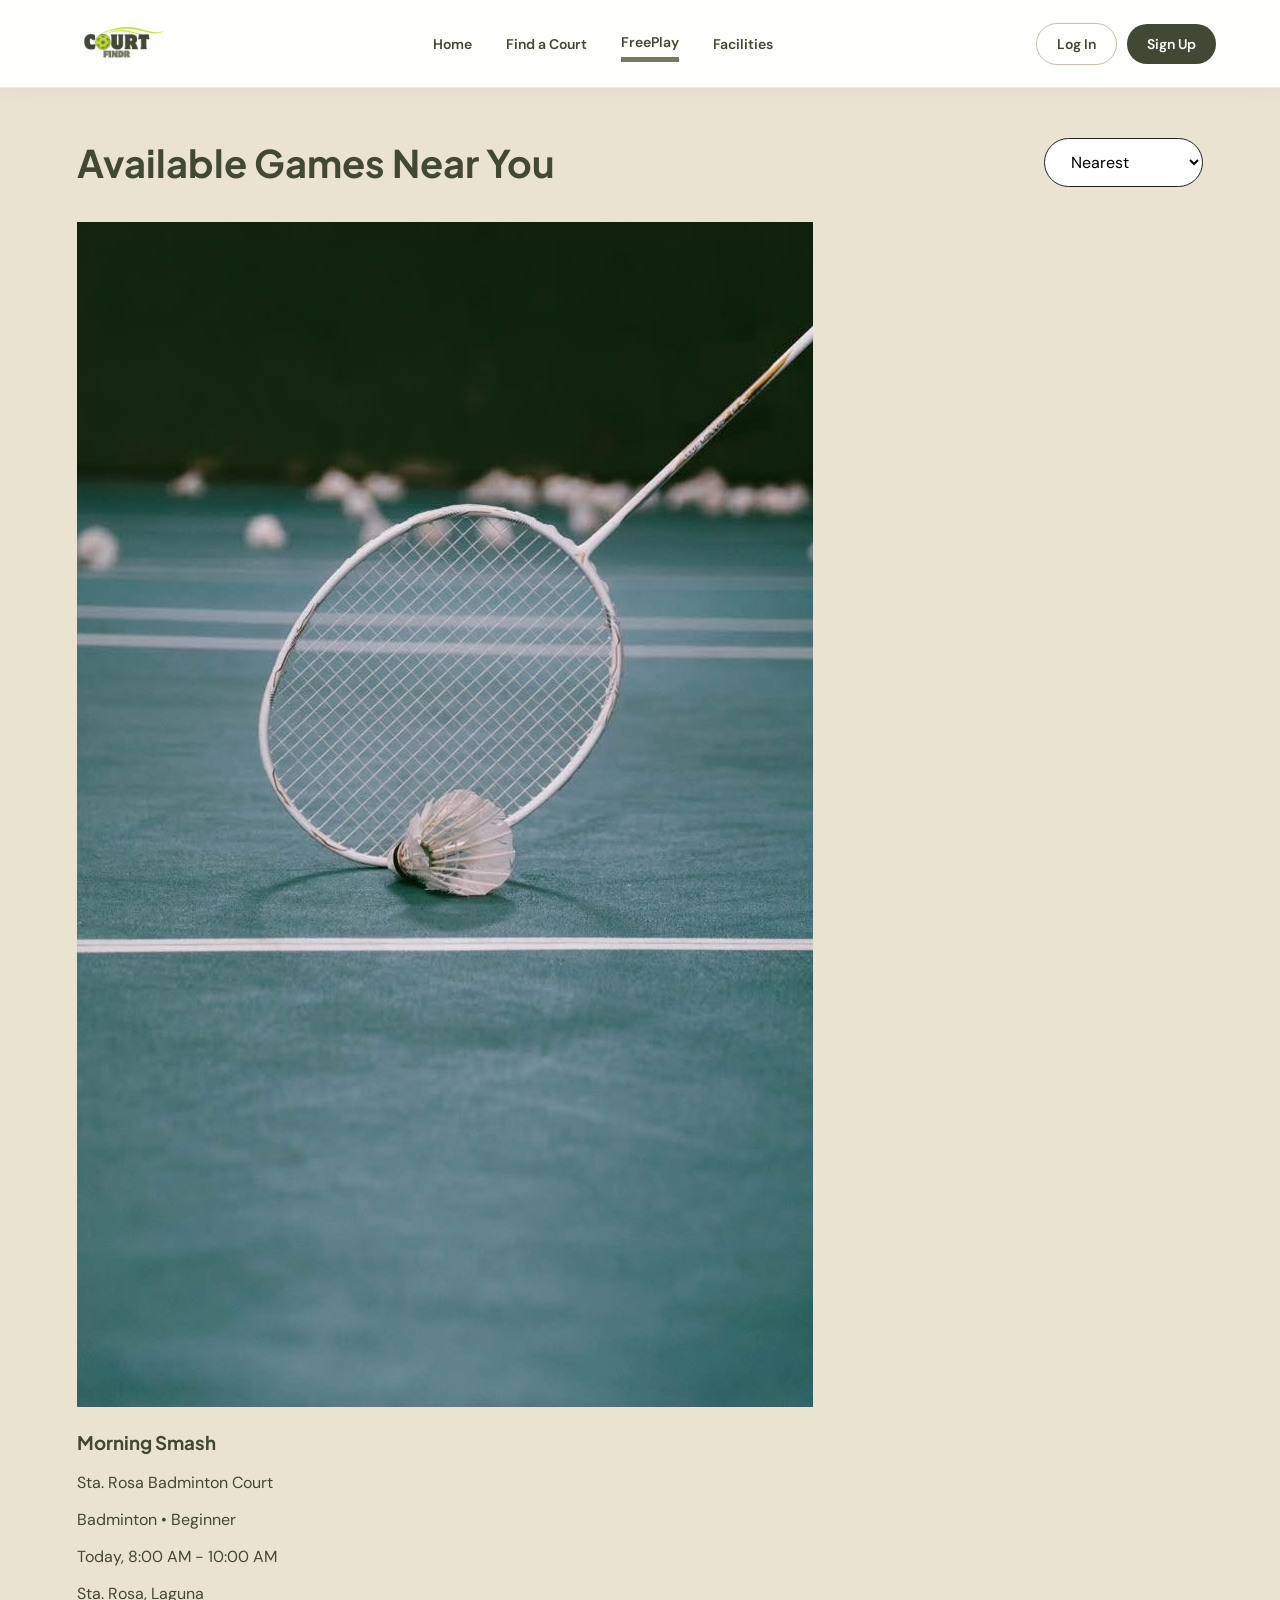
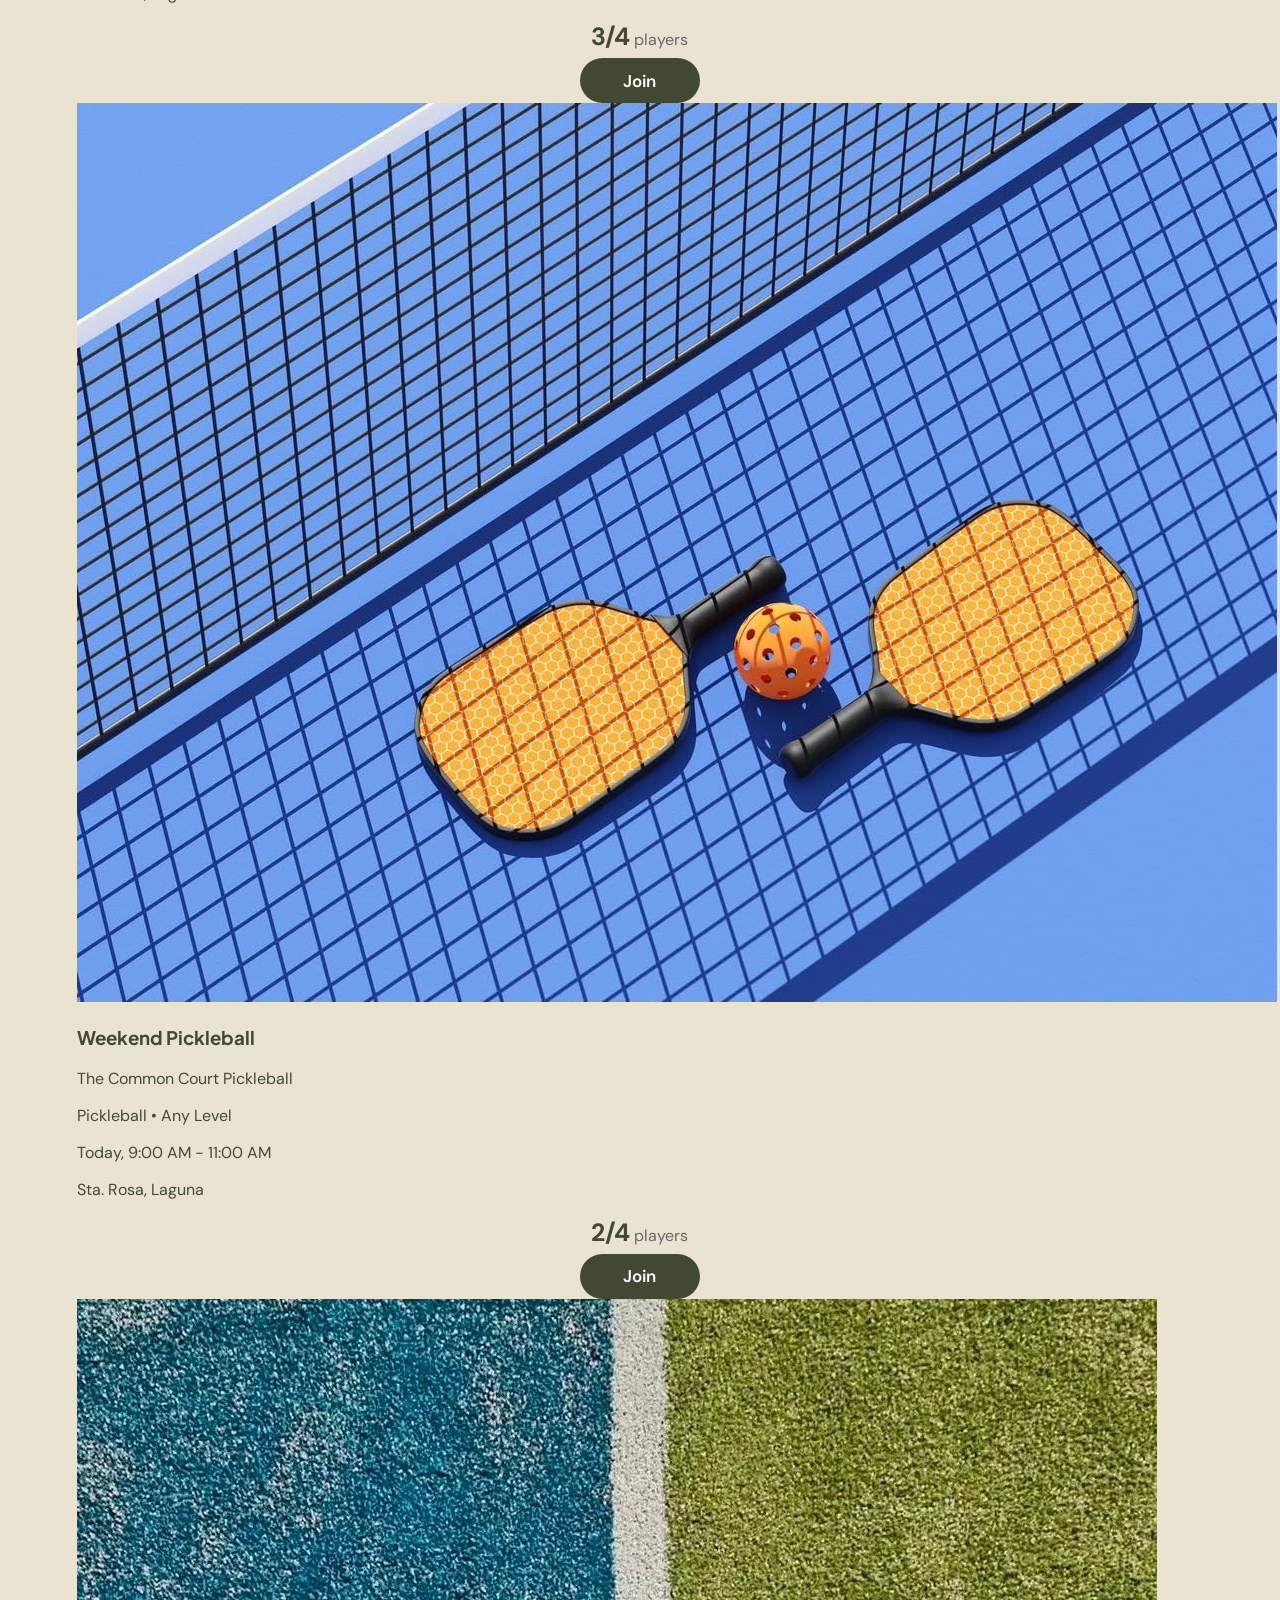
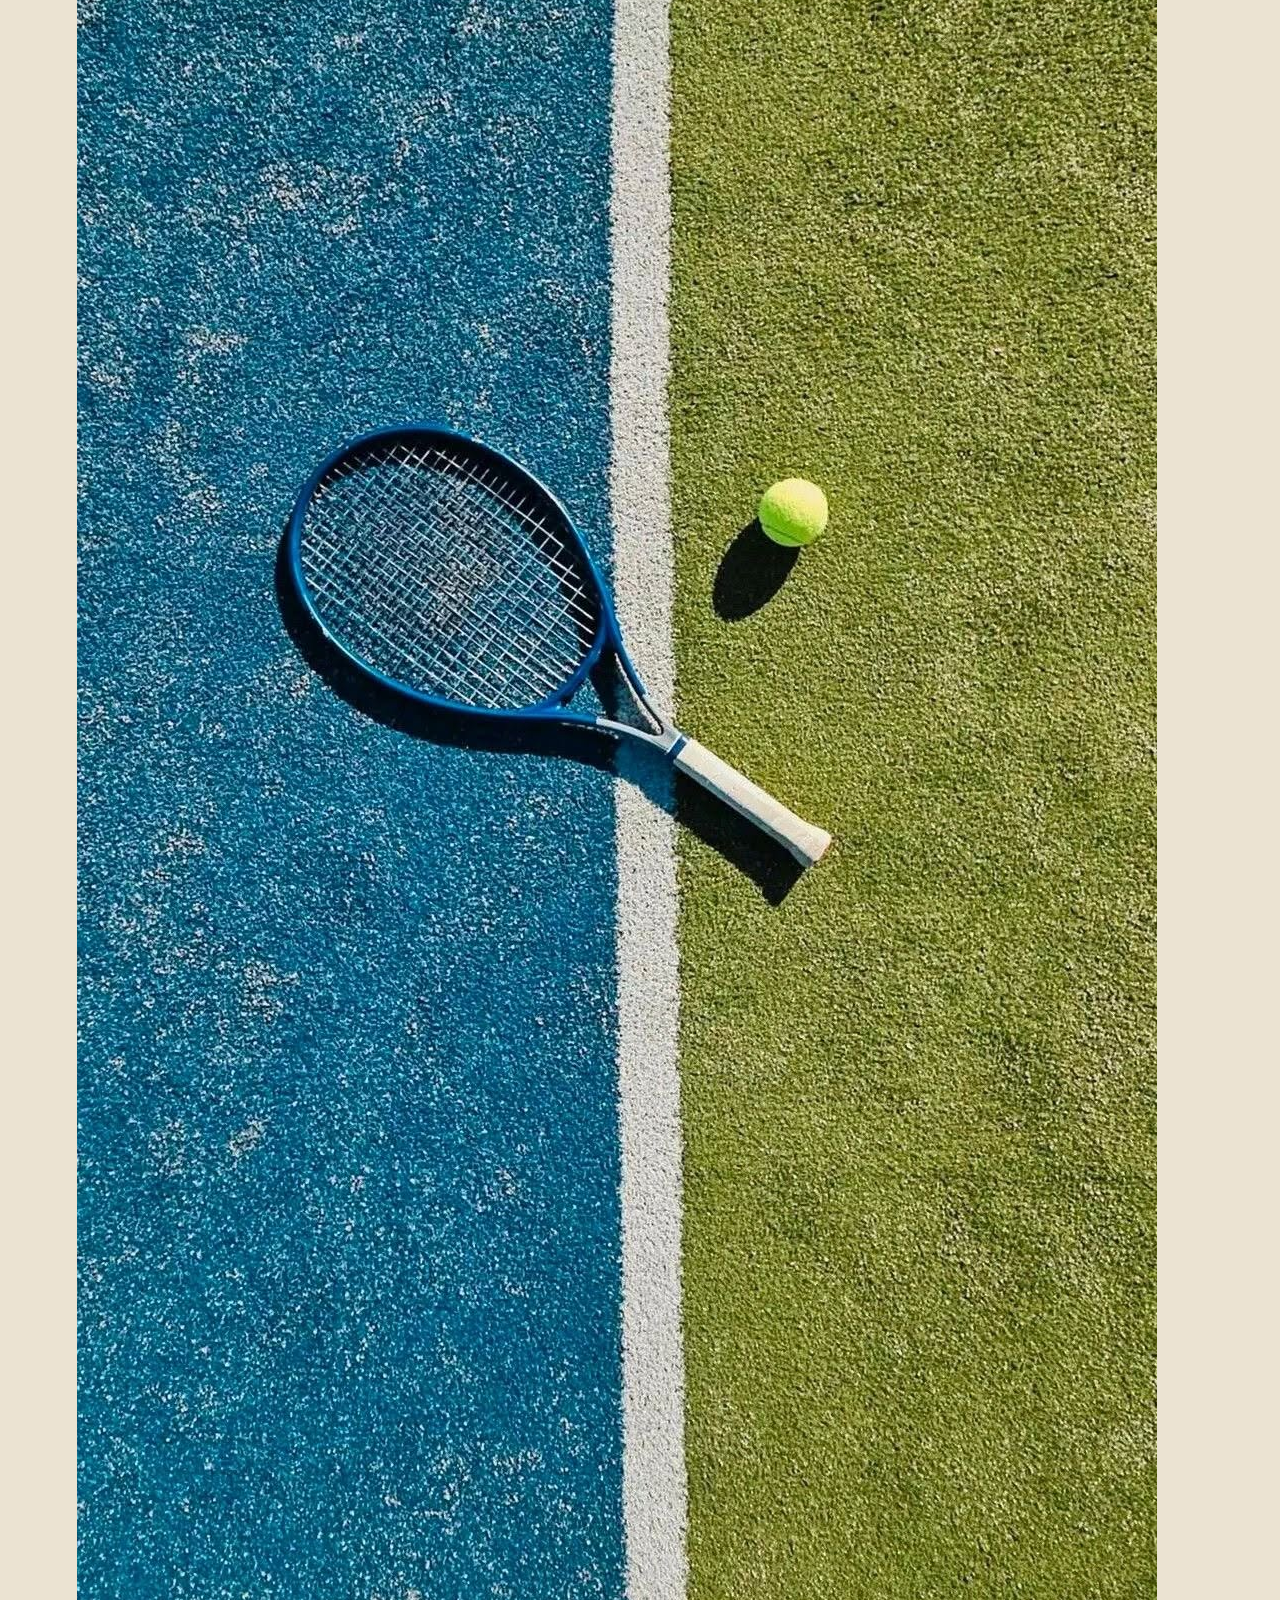
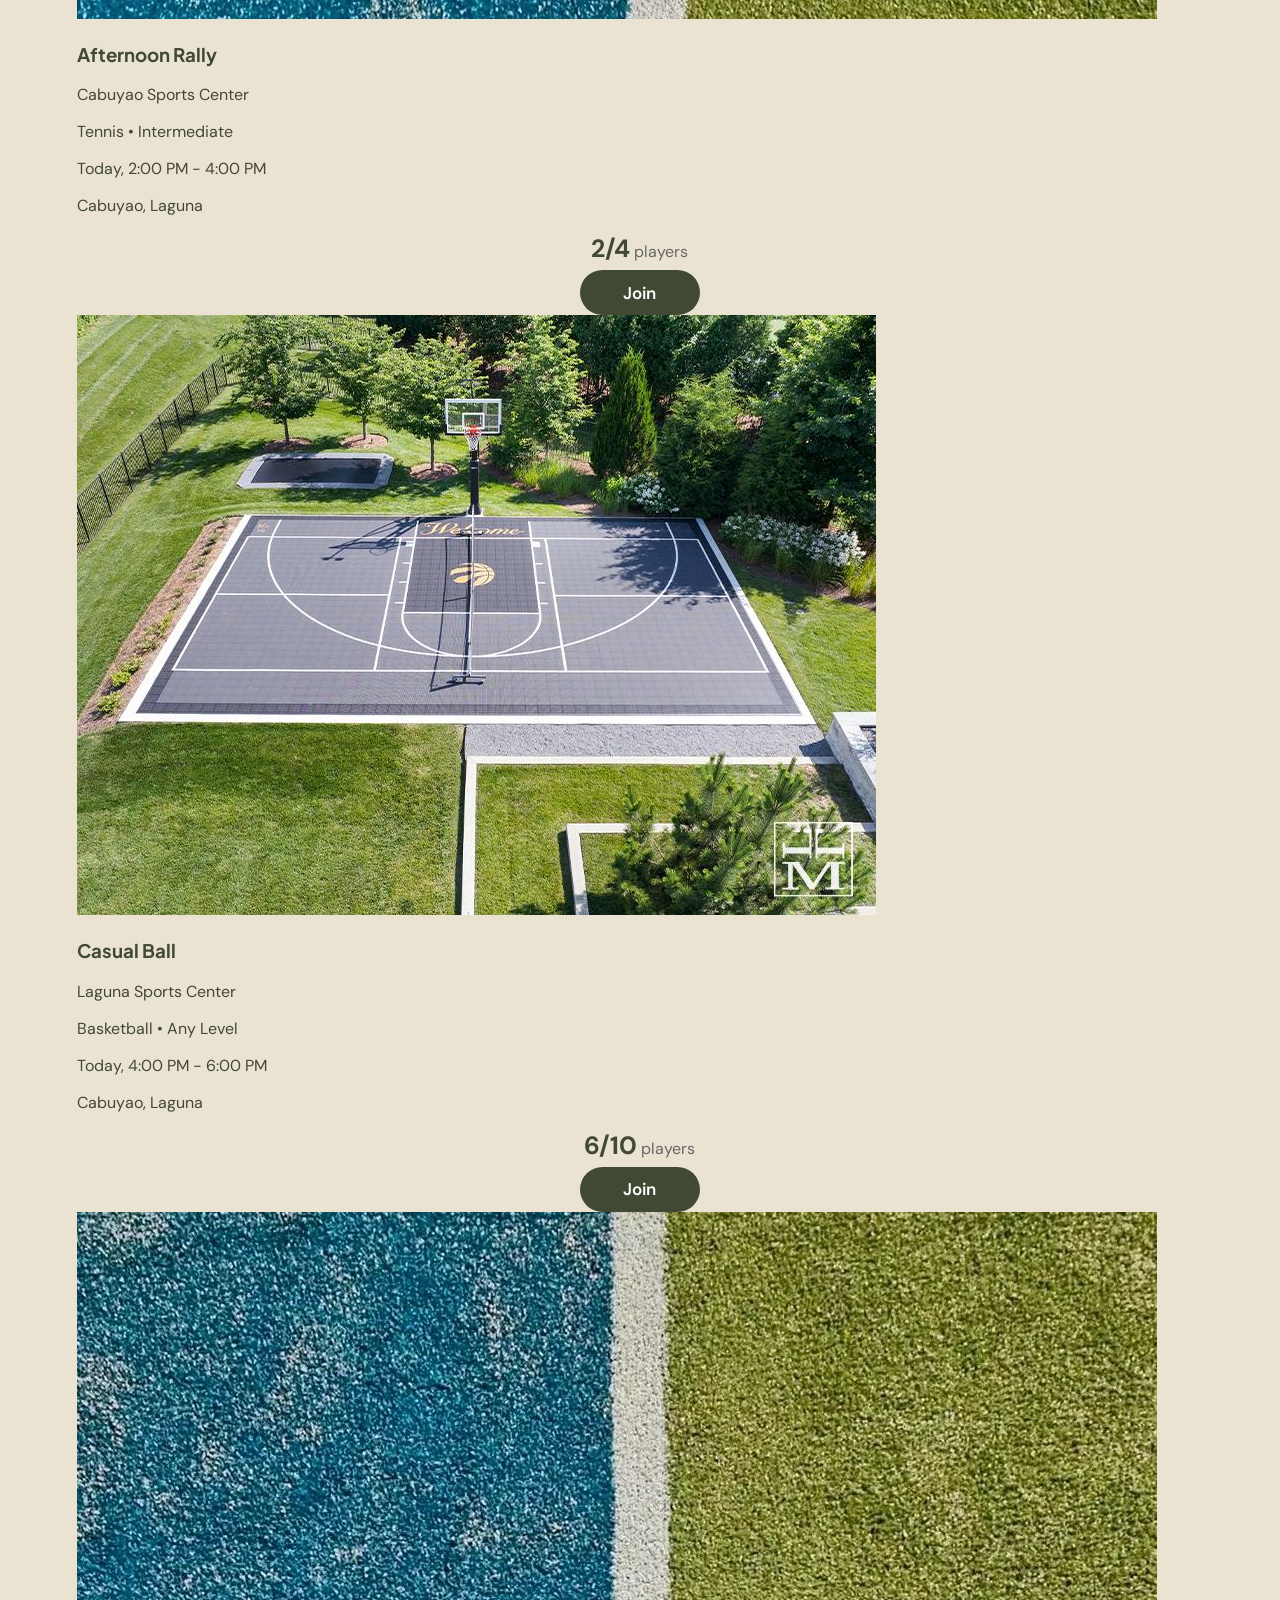
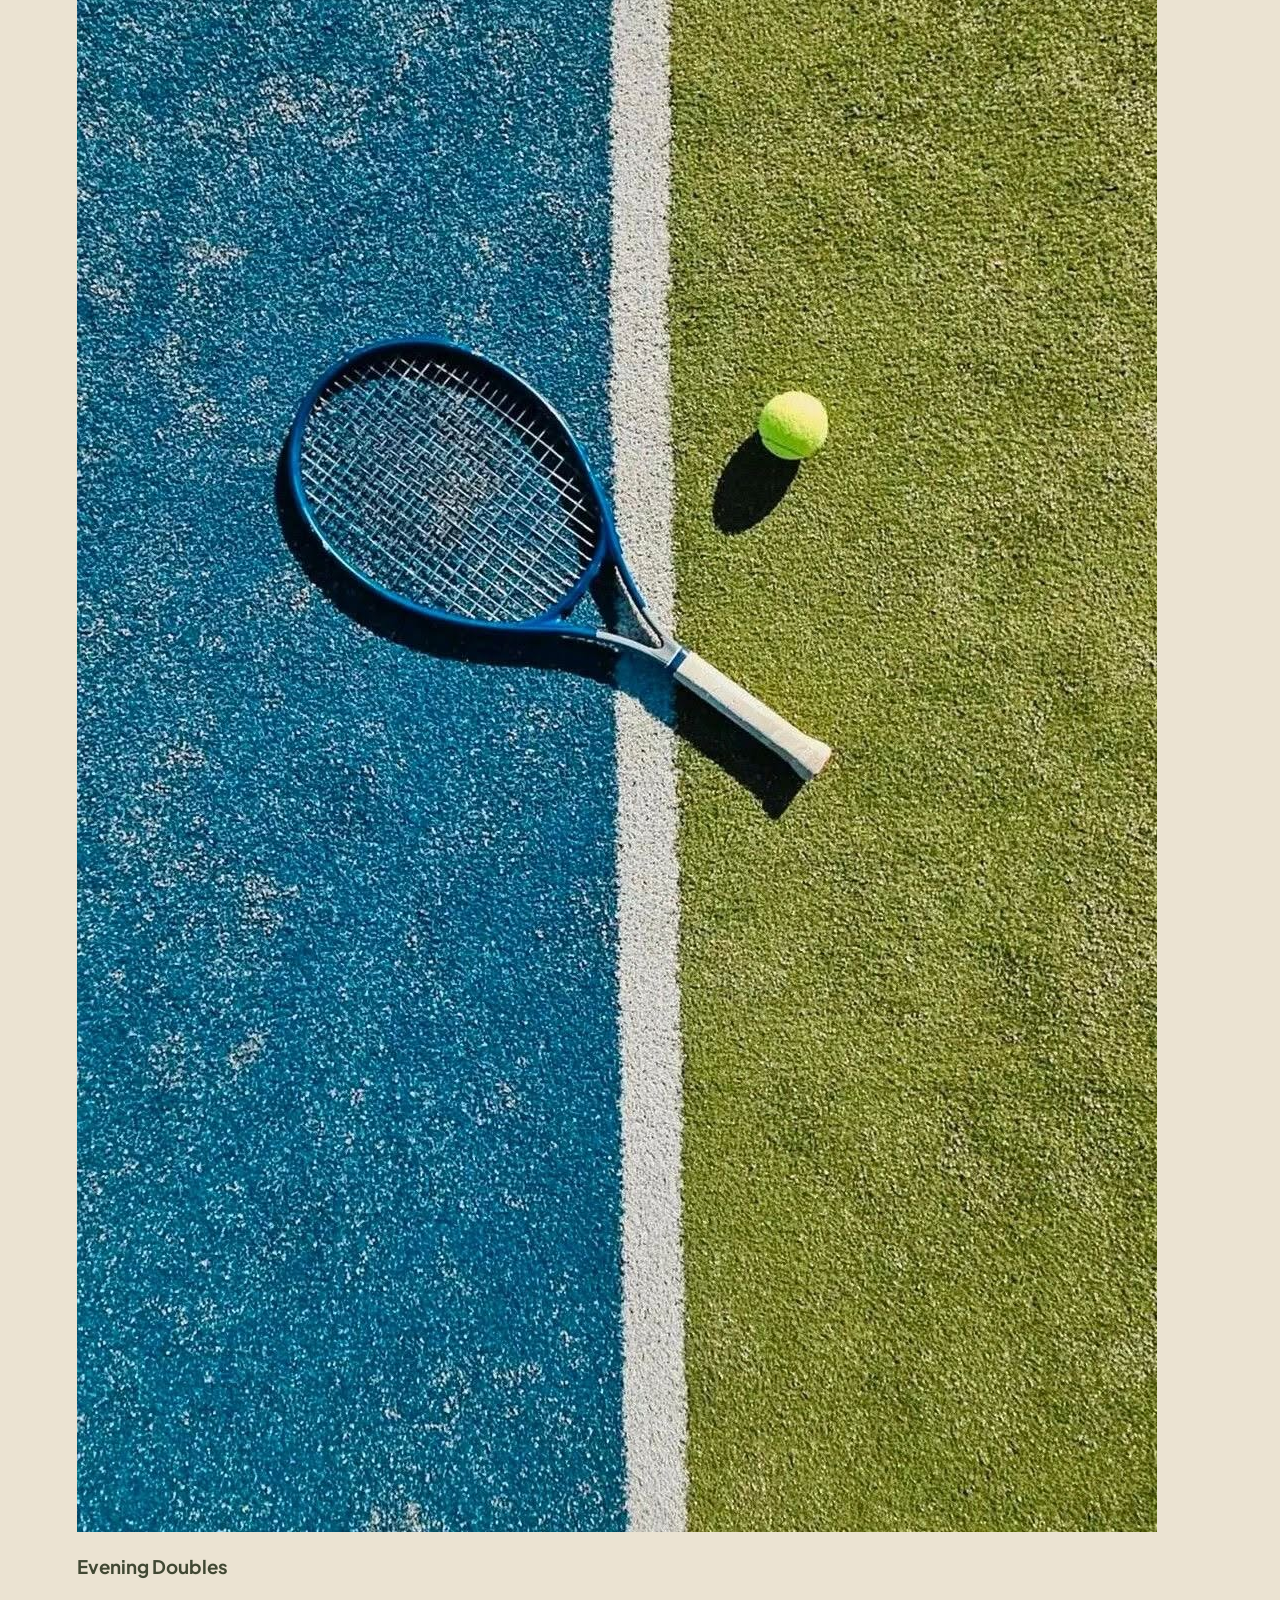
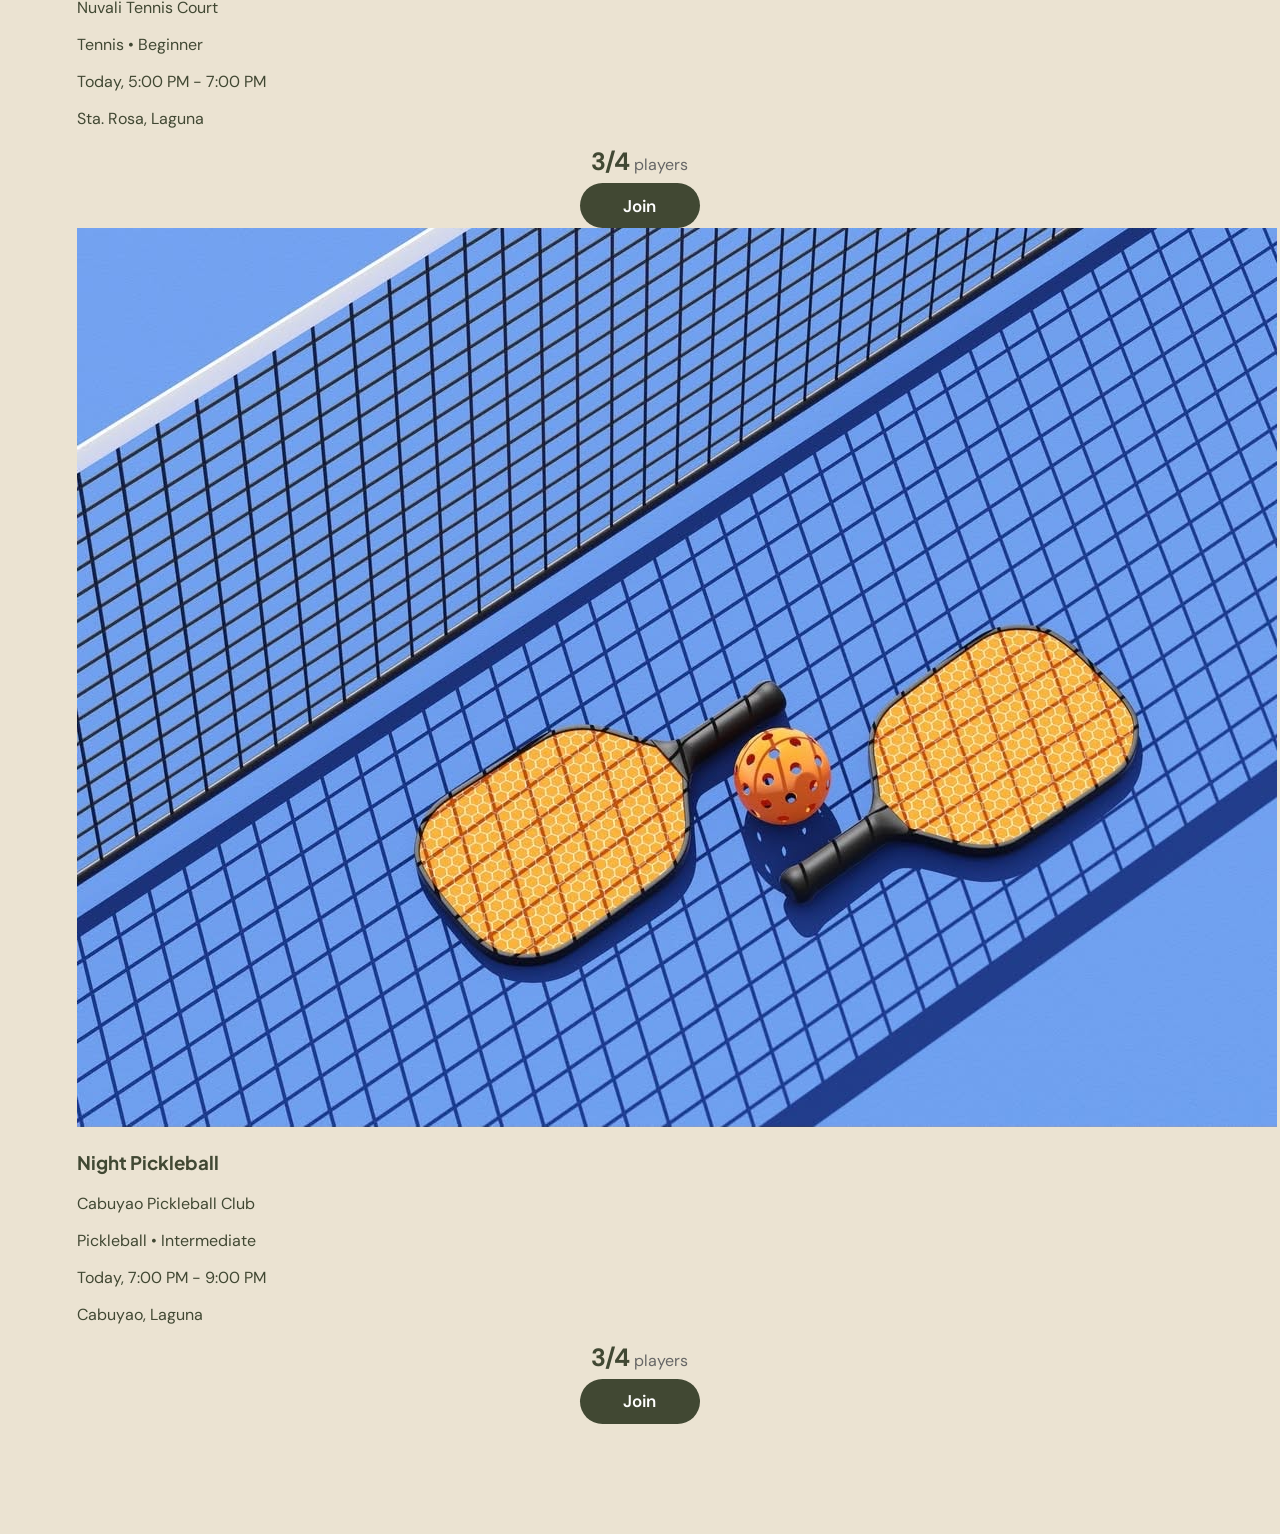
<file: pages/freeplay-games.html>
<!DOCTYPE html>
<html lang="en">

<head>

    <meta charset="UTF-8">

    <meta name="viewport"
          content="width=device-width, initial-scale=1.0">

    <title>Available Games - CourtFindr</title>
<link rel="preconnect" href="https://fonts.googleapis.com">

<link rel="preconnect"
      href="https://fonts.gstatic.com"
      crossorigin>

<link
    href="https://fonts.googleapis.com/css2?family=DM+Sans:wght@400;500;600;700&family=Plus+Jakarta+Sans:wght@600;700;800&display=swap"
    rel="stylesheet">

<link rel="stylesheet" href="../style.css">
    <link rel="stylesheet"
          href="../style.css">

</head>
<body class="available-games-page"></body>
<body>

    <header class="navbar">

        <div class="logo">
    <img
        src="../images/courtfindr-logo.png"
        alt="CourtFindr"
    >
</div>

        <nav>

            <a href="../index.html">
                Home
            </a>

            <a href="find-court.html">
                Find a Court
            </a>

            <a href="freeplay.html"
               class="active">
                FreePlay
            </a>

            <a href="#">
                Facilities
            </a>

        </nav>

        <div class="auth-buttons">

    <button
        class="login-btn"
        onclick="window.location.href='login.html'">
        Log In
    </button>

    <button
        class="signup-btn"
        onclick="window.location.href='signup.html'">
        Sign Up
    </button>

</div>

    </header>


    <main class="games-page">

        <div class="games-header">

            <h1>Available Games Near You</h1>

        <div class="level-filters">


</div>

            <select id="sort-games">

                <option>
                    Nearest
                </option>

                <option>
                    Earliest
                </option>

                <option>
                    Most Players
                </option>

            </select>

        </div>


        <div id="games-list">

    <div class="game-item">

        <img
            src="../images/badminton.jpg"
            alt="Badminton"
            class="game-photo"
        >

        <div class="game-details">

            <h3>Morning Smash</h3>

            <p class="game-location">
                Sta. Rosa Badminton Court
            </p>

            <p>
                Badminton
                <span>•</span>
                Beginner
            </p>

            <p>
                Today, 8:00 AM - 10:00 AM
            </p>

            <p class="distance">
                Sta. Rosa, Laguna
            </p>

        </div>

        <div class="game-action">

            <div class="players">
                <strong>3/4</strong>
                <span>players</span>
            </div>

            <button>Join</button>

        </div>

    </div>


    <div class="game-item">

        <img
            src="../images/pickleball.jpg"
            alt="Pickleball"
            class="game-photo"
        >

        <div class="game-details">

            <h3>Weekend Pickleball</h3>

            <p class="game-location">
                The Common Court Pickleball
            </p>

            <p>
                Pickleball
                <span>•</span>
                Any Level
            </p>

            <p>
                Today, 9:00 AM - 11:00 AM
            </p>

            <p class="distance">
                Sta. Rosa, Laguna
            </p>

        </div>

        <div class="game-action">

            <div class="players">
                <strong>2/4</strong>
                <span>players</span>
            </div>

            <button>Join</button>

        </div>

    </div>


    <div class="game-item">

        <img
            src="../images/tennis.jpg"
            alt="Tennis"
            class="game-photo"
        >

        <div class="game-details">

            <h3>Afternoon Rally</h3>

            <p class="game-location">
                Cabuyao Sports Center
            </p>

            <p>
                Tennis
                <span>•</span>
                Intermediate
            </p>

            <p>
                Today, 2:00 PM - 4:00 PM
            </p>

            <p class="distance">
                Cabuyao, Laguna
            </p>

        </div>

        <div class="game-action">

            <div class="players">
                <strong>2/4</strong>
                <span>players</span>
            </div>

            <button>Join</button>

        </div>

    </div>


    <div class="game-item">

        <img
            src="../images/basketball.jpg"
            alt="Basketball"
            class="game-photo"
        >

        <div class="game-details">

            <h3>Casual Ball</h3>

            <p class="game-location">
                Laguna Sports Center
            </p>

            <p>
                Basketball
                <span>•</span>
                Any Level
            </p>

            <p>
                Today, 4:00 PM - 6:00 PM
            </p>

            <p class="distance">
                Cabuyao, Laguna
            </p>

        </div>

        <div class="game-action">

            <div class="players">
                <strong>6/10</strong>
                <span>players</span>
            </div>

            <button>Join</button>

        </div>

    </div>


    <div class="game-item">

        <img
            src="../images/tennis.jpg"
            alt="Tennis"
            class="game-photo"
        >

        <div class="game-details">

            <h3>Evening Doubles</h3>

            <p class="game-location">
                Nuvali Tennis Court
            </p>

            <p>
                Tennis
                <span>•</span>
                Beginner
            </p>

            <p>
                Today, 5:00 PM - 7:00 PM
            </p>

            <p class="distance">
                Sta. Rosa, Laguna
            </p>

        </div>

        <div class="game-action">

            <div class="players">
                <strong>3/4</strong>
                <span>players</span>
            </div>

            <button>Join</button>

        </div>

    </div>


    <div class="game-item">

        <img
            src="../images/pickleball.jpg"
            alt="Pickleball"
            class="game-photo"
        >

        <div class="game-details">

            <h3>Night Pickleball</h3>

            <p class="game-location">
                Cabuyao Pickleball Club
            </p>

            <p>
                Pickleball
                <span>•</span>
                Intermediate
            </p>

            <p>
                Today, 7:00 PM - 9:00 PM
            </p>

            <p class="distance">
                Cabuyao, Laguna
            </p>

        </div>

        <div class="game-action">

            <div class="players">
                <strong>3/4</strong>
                <span>players</span>
            </div>

            <button>Join</button>

        </div>

    </div>

</div>

    </main>


<script>

const games = [

    {
        title: "Morning Smash",
        court: "Sta. Rosa Badminton Court",
        sport: "Badminton",
        level: "Beginner",
        schedule: "Today, 8:00 AM - 10:00 AM",
        location: "Sta. Rosa, 1.2 km away",
        players: "3/4",
        image: "badminton.jpg"
    },

    {
        title: "Weekend Pickleball",
        court: "The Common Court Pickleball",
        sport: "Pickleball",
        level: "Any Level",
        schedule: "Today, 9:00 AM - 11:00 AM",
        location: "Sta. Rosa, 2.0 km away",
        players: "2/4",
        image: "pickleball.jpg"
    },

    {
        title: "Afternoon Rally",
        court: "Cabuy​​ao Sports Center",
        sport: "Tennis",
        level: "Intermediate",
        schedule: "Today, 2:00 PM - 4:00 PM",
        location: "Cabuyao, 3.5 km away",
        players: "2/4",
        image: "tennis.jpg"
    },

    {
        title: "Casual Ball",
        court: "Laguna Sports Hub",
        sport: "Basketball",
        level: "Any Level",
        schedule: "Today, 4:00 PM - 6:00 PM",
        location: "Cabuyao, 4.1 km away",
        players: "6/10",
        image: "basketball.jpg"
    },

    {
        title: "Evening Doubles",
        court: "Nuvali Tennis Court",
        sport: "Tennis",
        level: "Beginner",
        schedule: "Today, 5:00 PM - 7:00 PM",
        location: "Sta. Rosa, 5.2 km away",
        players: "3/4",
        image: "tennis.jpg"
    },

    {
        title: "Night Pickleball",
        court: "Cabuyao Pickleball Club",
        sport: "Pickleball",
        level: "Intermediate",
        schedule: "Today, 7:00 PM - 9:00 PM",
        location: "Cabuyao, 4.8 km away",
        players: "3/4",
        image: "pickleball.jpg"
    }
];

const createdGames =
    JSON.parse(
        localStorage.getItem("courtfindrGames")
    ) || [];

createdGames.forEach(function(game) {

    const startTime = game.startTime;

    const endTime = game.endTime;

    function formatTime(time) {

        const [hours, minutes] =
            time.split(":").map(Number);

        const period =
            hours >= 12 ? "PM" : "AM";

        const displayHours =
            hours % 12 || 12;

        return (
            displayHours +
            ":" +
            String(minutes).padStart(2, "0") +
            " " +
            period
        );

    }


    games.push({

        title: game.title,

        court: "FreePlay Game",

        sport: game.sport,

        level: game.level,

        time:
            formatTime(startTime) +
            " - " +
            formatTime(endTime),

        startTime: startTime,

        date: game.date,

        location: game.location,

        distance: "New",

        players: "1/" + game.maxPlayers,

        image: "../images/freeplay-bg.jpg"

    });

});


function displayGames() {

    const gamesList =
        document.getElementById("games-list");

    gamesList.innerHTML = "";


    games.forEach(function(game, index) {

        const card =
            document.createElement("div");

        card.className = "game-card";


        card.innerHTML = `

            <img
                src="${game.image}"
                alt="${game.sport}"
                class="game-image"
            >


            <div class="game-info">

                <h2>
                    ${game.title}
                </h2>

                <p class="game-court">
                    ${game.court}
                </p>

                <p>
                    ${game.sport}
                    <span>|</span>
                    ${game.level}
                </p>

                <p>
                    ${game.time}
                </p>

                <p>
                    ${game.location},
                    ${game.distance}
                </p>

            </div>


            <div class="game-action">

                <strong>
                    ${game.players}
                </strong>

                <span>
                    players
                </span>

                <button
                    onclick="joinGame(${index})">

                    Join

                </button>

            </div>

        `;


        gamesList.appendChild(card);

    });

}


function joinGame(index) {

    const game = games[index];

    alert(
        "You selected: " + game.title
    );

}


const searchParams =
    new URLSearchParams(window.location.search);

const selectedSport =
    searchParams.get("sport");

const selectedLocation =
    searchParams.get("location");

const selectedTime =
    searchParams.get("time");

const selectedLevel =
    searchParams.get("level") || "All";



function addThirtyMinutes(time) {

    const [hours, minutes] =
        time.split(":").map(Number);

    const totalMinutes =
        hours * 60 + minutes + 30;

    const newHours =
        Math.floor(totalMinutes / 60) % 24;

    const newMinutes =
        totalMinutes % 60;

    return String(newHours).padStart(2, "0")
        + ":" +
        String(newMinutes).padStart(2, "0");
}
const filteredGames = games.filter(function(game) {

    const sportMatch =
        selectedSport === "All Sports" ||
        game.sport === selectedSport;


    const locationMatch =
        !selectedLocation ||
        game.location
            .toLowerCase()
            .includes(selectedLocation.toLowerCase());


    const timeMatch =
        !selectedTime ||
        game.startTime >= addThirtyMinutes(selectedTime);

    const selectedTime =
        searchParams.get("time");

    const selectedDate =
        searchParams.get("date");

    const dateMatch =
        !selectedDate ||
        game.date === selectedDate;

    const levelMatch =
        selectedLevel === "All" ||
        game.level === selectedLevel ||
        game.level === "Any Level";  

    return sportMatch &&
       locationMatch &&
       timeMatch &&
       dateMatch;
});


function displayFilteredGames() {

    const gamesList =
        document.getElementById("games-list");

    gamesList.innerHTML = "";


    if (filteredGames.length === 0) {

        gamesList.innerHTML = `
            <div class="no-games">
                <h2>No games found</h2>
                <p>
                    Try changing your sport or location.
                </p>
            </div>
        `;

        return;
    }


    filteredGames.forEach(function(game) {

        const card =
            document.createElement("div");

        card.className = "game-card";

        card.innerHTML = `

            <img
                src="${game.image}"
                alt="${game.sport}"
                class="game-image"
            >

            <div class="game-info">

                <h2>${game.title}</h2>

                <p class="game-court">
                    ${game.court}
                </p>

                <p>
                    ${game.sport}
                    <span>|</span>
                    ${game.level}
                </p>

                <p>
                    ${game.time}
                </p>

                <p>
                    ${game.location},
                    ${game.distance}
                </p>

            </div>

            <div class="game-action">

                <strong>
                    ${game.players}
                </strong>

                <span>
                    players
                </span>

                <button
                    onclick="joinGame()">

                    Join

                </button>

            </div>

        `;

        gamesList.appendChild(card);

    });

}

function filterLevel(level, button) {

    selectedLevel = level;

    displayFilteredGames();

    const buttons =
        document.querySelectorAll(".level-filter");

    buttons.forEach(function(btn) {

        btn.classList.remove("active");

    });

    button.classList.add("active");

}
displayFilteredGames();

</script>

<script src="../auth.js"></script>
</body>

</html>
</file>
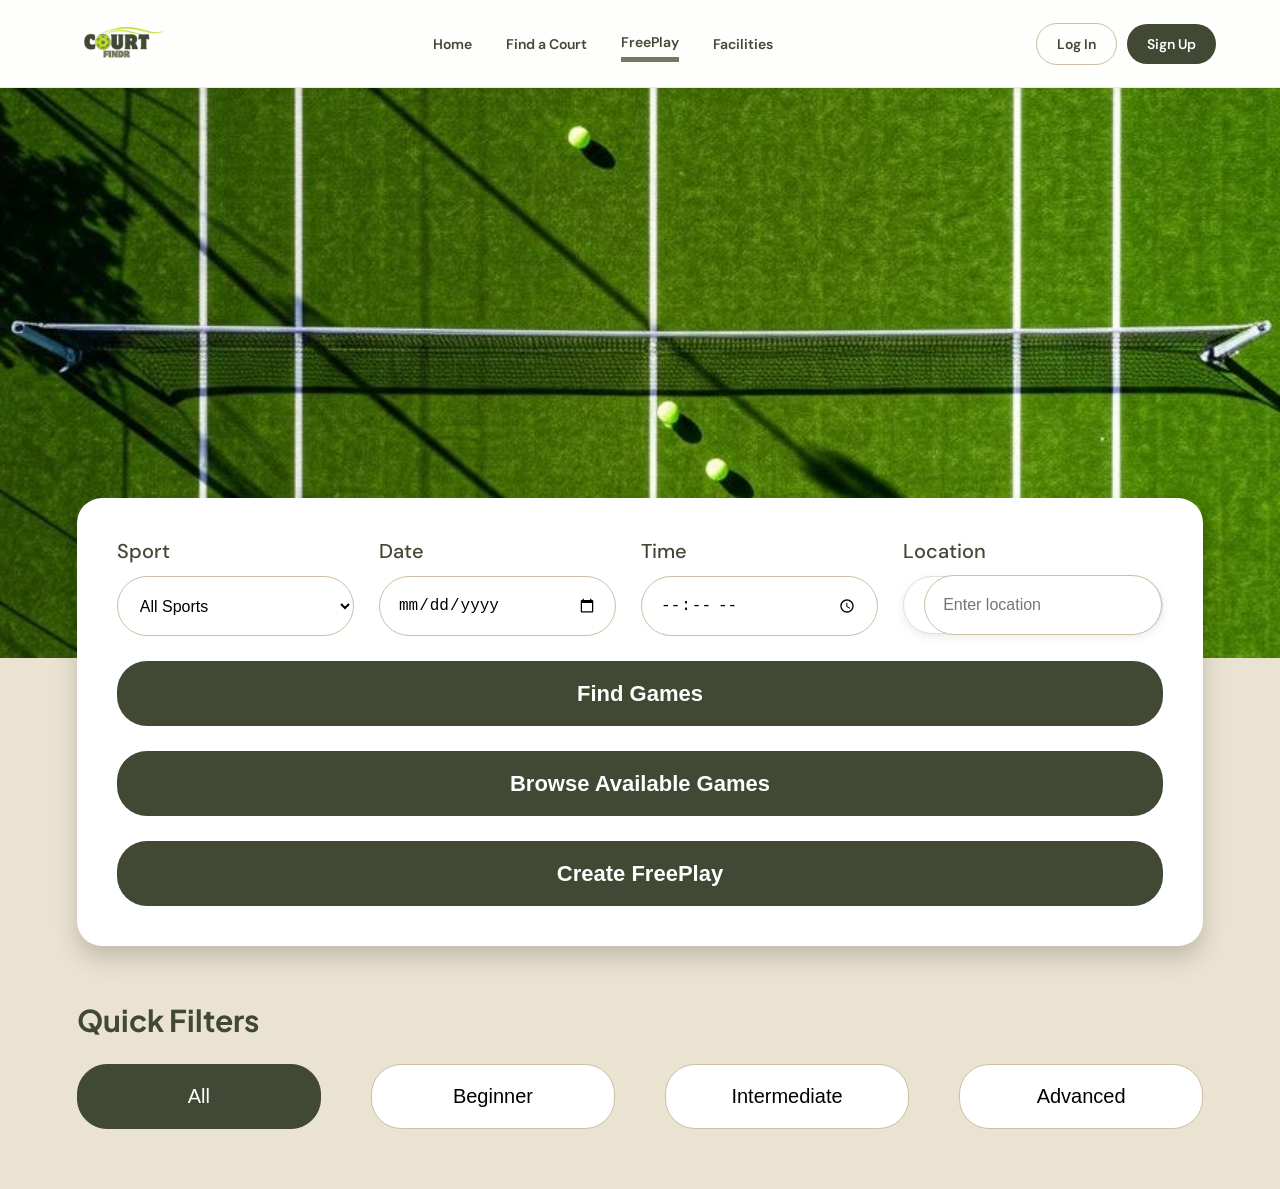
<file: pages/freeplay.html>
<!DOCTYPE html>
<html lang="en">

<head>

    <meta charset="UTF-8">

    <meta name="viewport"
          content="width=device-width, initial-scale=1.0">

    <title>Free Play - CourtFindr</title>
<link rel="preconnect" href="https://fonts.googleapis.com">

<link rel="preconnect"
      href="https://fonts.gstatic.com"
      crossorigin>

<link
    href="https://fonts.googleapis.com/css2?family=DM+Sans:wght@400;500;600;700&family=Plus+Jakarta+Sans:wght@600;700;800&display=swap"
    rel="stylesheet">
    <link rel="stylesheet"
          href="../style.css">

</head>

<body>

    <header class="navbar">

        <div class="logo">
    <img src="../images/courtfindr-logo.png" alt="CourtFindr">
</div>

        <nav>

            <a href="../index.html">
                Home
            </a>

            <a href="find-court.html">
                Find a Court
            </a>

            <a href="freeplay.html"
               class="active">
                FreePlay
            </a>

            <a href="facilities.html">
    Facilities
</a>

        </nav>

        <div class="auth-buttons">

    <button
        class="login-btn"
        onclick="window.location.href='login.html'">
        Log In
    </button>

    <button
        class="signup-btn"
        onclick="window.location.href='signup.html'">
        Sign Up
    </button>

</div>

    </header>


    <main class="freeplay-page">

    <section class="freeplay-hero">

    <div class="freeplay-hero-content">

        <h1>Free Play</h1>

        <p>
            Find games and play with people near you.
        </p>

    </div>

</section>


    <section class="game-search">

        <div class="search-field">

            <label>Sport</label>

            <select id="freeplay-sport">

                <option>All Sports</option>
                <option>Basketball</option>
                <option>Pickleball</option>
                <option>Tennis</option>
                <option>Volleyball</option>
                <option>Badminton</option>

            </select>

        </div>


        <div class="search-field">

            <label>Date</label>

            <input
                type="date"
                id="freeplay-date"
            >

        </div>


        <div class="search-field">

            <label>Time</label>

            <input
                type="time"
                id="freeplay-time"
            >

        </div>


        <div class="search-field">

            <label>Location</label>

            <div class="location-search">

    <input
        type="text"
        id="freeplay-location"
        placeholder="Enter location"
        autocomplete="off"
    >

    <div
        id="freeplay-suggestions"
        class="location-suggestions">
    </div>

</div>

        </div>


        <button
            class="find-games-btn"
            onclick="findGames()">

            Find Games

        </button>

        <button
            class="find-games-btn"
            onclick="window.location.href='freeplay-games.html'">

            Browse Available Games

        </button>

        <button
            class="find-games-btn"
            onclick="window.location.href='create-freeplay.html'">

            Create FreePlay

        </button>

    </section>


    <section class="quick-filters">

        <h2>Quick Filters</h2>

        <div class="filter-buttons">

            <button
    type="button"
    class="filter active"
    onclick="selectLevel('All', this)">
    All
</button>

<button
    type="button"
    class="filter"
    onclick="selectLevel('Beginner', this)">
    Beginner
</button>

<button
    type="button"
    class="filter"
    onclick="selectLevel('Intermediate', this)">
    Intermediate
</button>

<button
    type="button"
    class="filter"
    onclick="selectLevel('Advanced', this)">
    Advanced
</button>

        </div>

    </section>

</main>
<script>
let selectedLevel = "All";
function findGames() {

    const sport =
        document.getElementById("freeplay-sport").value;

    const location =
        document.getElementById("freeplay-location").value.trim();

    const date =
        document.getElementById("freeplay-date").value;

    const time =
        document.getElementById("freeplay-time").value;

    const level = selectedLevel;


    const params = new URLSearchParams();

    params.set("sport", sport);
    params.set("location", location);
    params.set("date", date);
    params.set("time", time);
    params.set("level", level);


    window.location.href =
        "freeplay-games.html?" + params.toString();

}
function selectLevel(level, button) {

    selectedLevel = level;

    const buttons =
        document.querySelectorAll(".filter");

    buttons.forEach(function(btn) {

        btn.classList.remove("active");

    });

    button.classList.add("active");

}
const freeplayLocationInput =
    document.getElementById("freeplay-location");

const freeplaySuggestions =
    document.getElementById("freeplay-suggestions");


const locations = [

    "Santa Rosa, Laguna",
    "Santa Cruz, Laguna",
    "Calamba, Laguna",
    "Biñan, Laguna",
    "Cabuyao, Laguna",
    "San Pedro, Laguna",
    "Los Baños, Laguna",
    "Bay, Laguna",
    "Pansol, Calamba, Laguna",
    "Nuvali, Santa Rosa, Laguna",

    "Makati, Metro Manila",
    "Taguig, Metro Manila",
    "Pasig, Metro Manila",
    "Quezon City, Metro Manila",
    "Manila, Metro Manila",

    "Alabang, Muntinlupa",
    "Bacoor, Cavite",
    "Dasmariñas, Cavite",
    "Imus, Cavite",

    "Antipolo, Rizal",
    "Marikina, Metro Manila"

];


freeplayLocationInput.addEventListener(
    "input",
    function() {

        const query =
            this.value.trim().toLowerCase();

        freeplaySuggestions.innerHTML = "";

        if (query.length < 2) {

            freeplaySuggestions.style.display =
                "none";

            return;
        }


        const matches =
            locations.filter(function(location) {

                return location
                    .toLowerCase()
                    .includes(query);

            });


        if (matches.length === 0) {

            freeplaySuggestions.innerHTML = `
                <div class="location-suggestion">
                    No matching locations
                </div>
            `;

            freeplaySuggestions.style.display =
                "block";

            return;
        }


        matches.forEach(function(location) {

            const suggestion =
                document.createElement("div");

            suggestion.className =
                "location-suggestion";

            suggestion.textContent =
                "📍 " + location;


            suggestion.addEventListener(
                "click",
                function() {

                    freeplayLocationInput.value =
                        location;

                    freeplaySuggestions.innerHTML =
                        "";

                    freeplaySuggestions.style.display =
                        "none";

                }
            );


            freeplaySuggestions.appendChild(
                suggestion
            );

        });


        freeplaySuggestions.style.display =
            "block";

    }
);
function createFreePlay() {

    alert("Create Free Play is available for Play+ members only.");

}
</script>
<script src="../auth.js"></script>
</body>

</html>
</file>
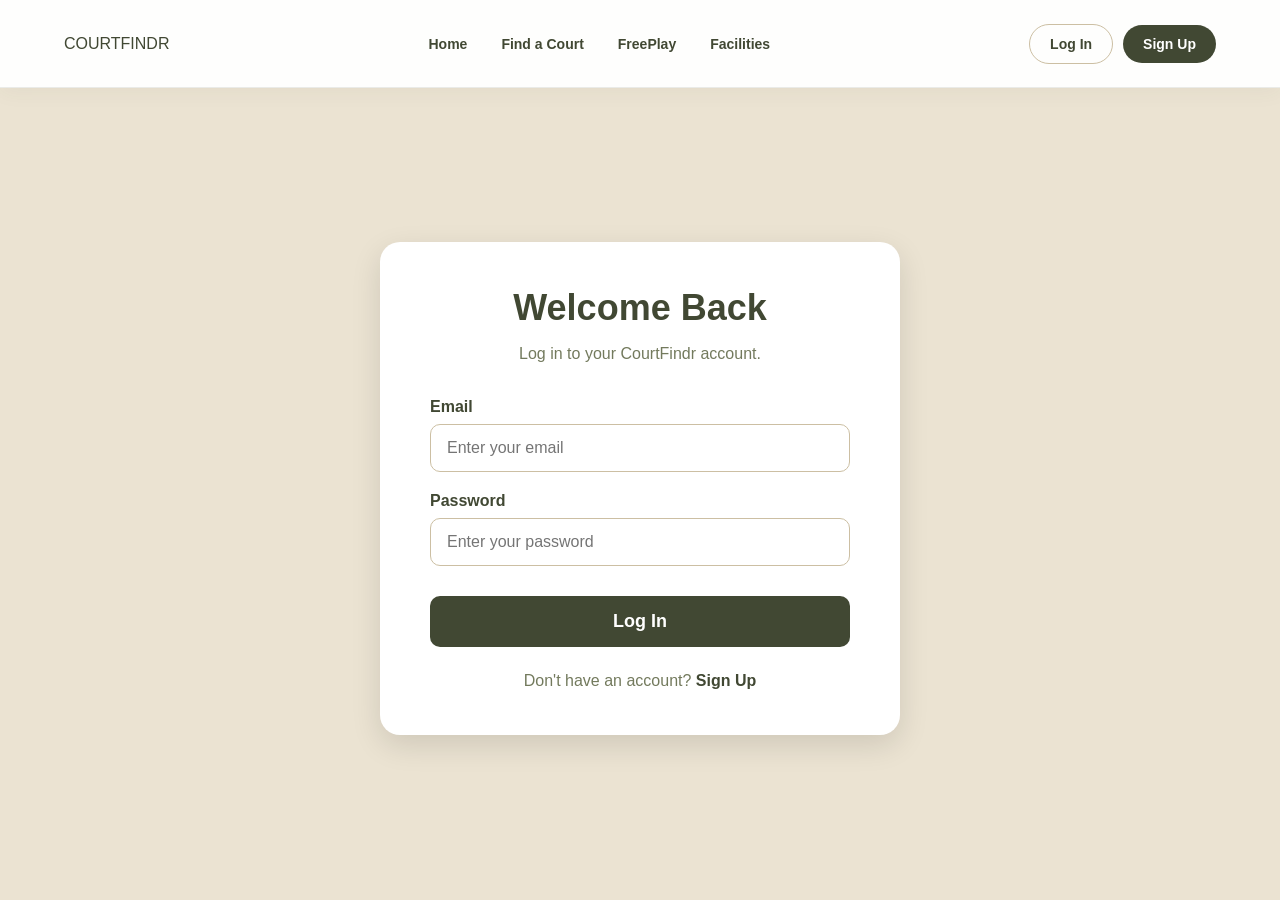
<file: pages/login.html>
<!DOCTYPE html>
<html lang="en">

<head>

    <meta charset="UTF-8">

    <meta name="viewport"
          content="width=device-width, initial-scale=1.0">

    <title>Log In - CourtFindr</title>

    <link rel="stylesheet"
          href="../style.css">

</head>

<body>

    <header class="navbar">

        <div class="logo">
            COURT<span>FINDR</span>
        </div>

        <nav>

            <a href="../index.html">
                Home
            </a>

            <a href="find-court.html">
                Find a Court
            </a>

            <a href="freeplay.html">
                FreePlay
            </a>

            <a href="#">
                Facilities
            </a>

        </nav>

        <div class="auth-buttons">

            <button class="login-btn">
                Log In
            </button>

            <button
                class="signup-btn"
                onclick="window.location.href='signup.html'">

                Sign Up

            </button>

        </div>

    </header>


    <main class="auth-page">

        <div class="auth-card">

            <h1>Welcome Back</h1>

            <p>
                Log in to your CourtFindr account.
            </p>


            <form onsubmit="login(event)">

                <div class="form-group">

                    <label for="email">
                        Email
                    </label>

                    <input
                        type="email"
                        id="email"
                        placeholder="Enter your email"
                        required
                    >

                </div>


                <div class="form-group">

                    <label for="password">
                        Password
                    </label>

                    <input
                        type="password"
                        id="password"
                        placeholder="Enter your password"
                        required
                    >

                </div>


                <button
                    type="submit"
                    class="auth-submit-btn">

                    Log In

                </button>

            </form>


            <p class="auth-switch">

                Don't have an account?

                <a href="signup.html">
                    Sign Up
                </a>

            </p>

        </div>

    </main>


<script>

function login(event) {

    event.preventDefault();


    const email =
        document.getElementById("email")
            .value
            .trim()
            .toLowerCase();

    const password =
        document.getElementById("password")
            .value;


    const savedAccount =
        localStorage.getItem(
            "courtfindrAccount"
        );


    if (!savedAccount) {

        alert(
            "No account found. Please sign up first."
        );

        return;

    }


    const account =
        JSON.parse(savedAccount);


    if (
        email !== account.email ||
        password !== account.password
    ) {

        alert(
            "Incorrect email or password."
        );

        return;

    }


    // Account is correct

    const plan =
        localStorage.getItem(
            "courtfindrPlan"
        );
        
localStorage.setItem(
    "courtfindrLoggedIn",
    "true"
);

    if (plan === "playplus") {

        window.location.href =
            "playplus-profile.html";

    }

    else {

        window.location.href =
            "free-profile.html";

    }

}

</script>

</body>

</html>
</file>
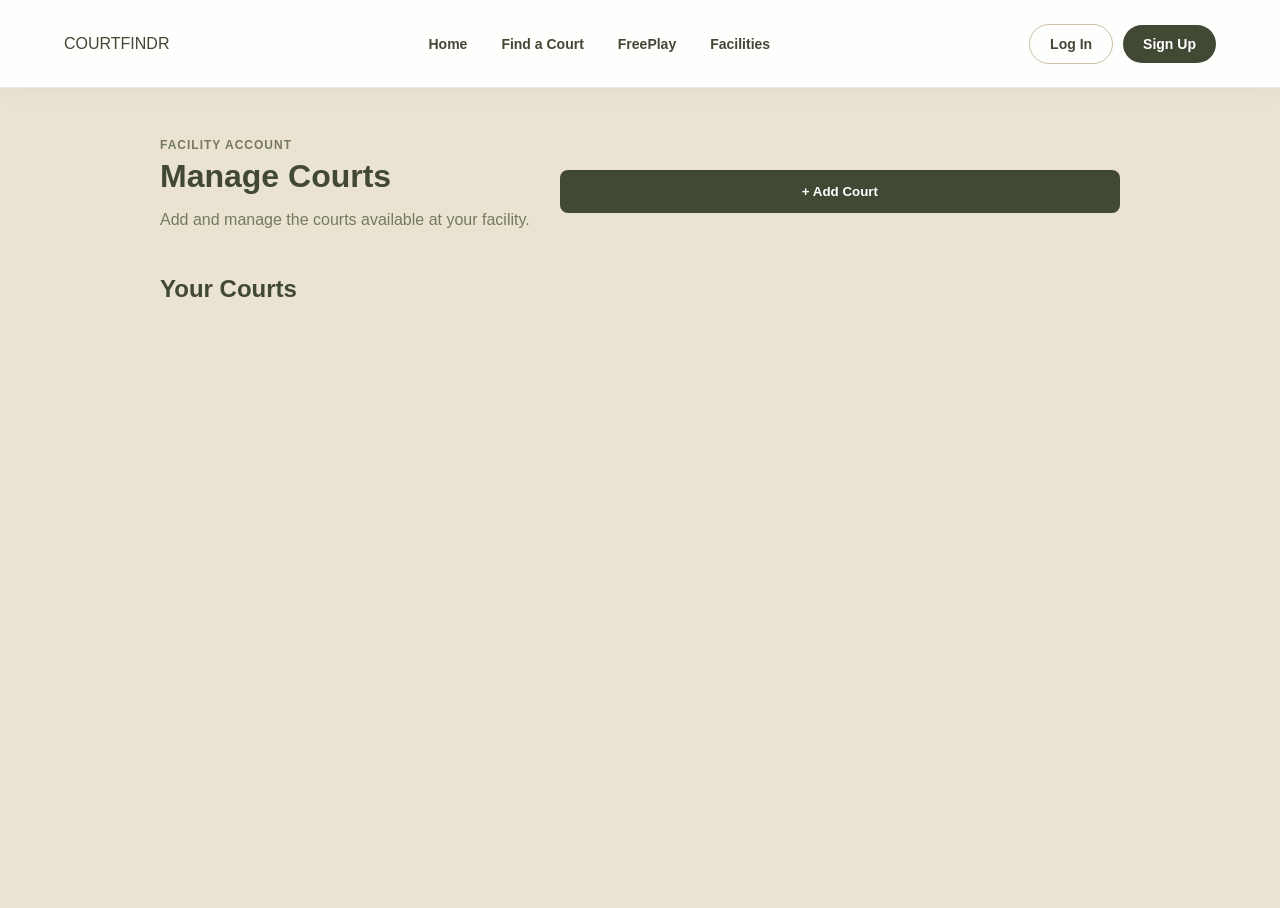
<file: pages/manage-courts.html>
<!DOCTYPE html>
<html lang="en">

<head>

    <meta charset="UTF-8">

    <meta name="viewport"
          content="width=device-width, initial-scale=1.0">

    <title>Manage Courts - CourtFindr</title>

    <link rel="stylesheet"
          href="../style.css">

</head>

<body>

    <header class="navbar">

        <div class="logo">
            COURT<span>FINDR</span>
        </div>

        <nav>

            <a href="../index.html">
                Home
            </a>

            <a href="find-court.html">
                Find a Court
            </a>

            <a href="freeplay.html">
                FreePlay
            </a>

            <a href="#">
                Facilities
            </a>

        </nav>

        <div class="auth-buttons">

            <button
                class="login-btn"
                onclick="window.location.href='facility-profile.html'">

                Profile

            </button>

        </div>

    </header>


    <main class="manage-courts-page">

        <div class="manage-courts-header">

            <div>

                <p class="facility-label">
                    FACILITY ACCOUNT
                </p>

                <h1>Manage Courts</h1>

                <p>
                    Add and manage the courts available at your facility.
                </p>

            </div>


            <button
                class="facility-action-btn"
                onclick="showAddCourt()">

                + Add Court

            </button>

        </div>


        <div
            id="add-court-form"
            class="add-court-card"
            style="display: none;">

            <h2>Add a Court</h2>


            <form onsubmit="addCourt(event)">

                <div class="form-group">

                    <label for="court-name">
                        Court Name
                    </label>

                    <input
                        type="text"
                        id="court-name"
                        placeholder="e.g. Court 1"
                        required
                    >

                </div>


                <div class="form-group">

                    <label for="court-sport">
                        Sport
                    </label>

                    <select
                        id="court-sport"
                        required>

                        <option value="">
                            Select sport
                        </option>

                        <option value="Basketball">
                            Basketball
                        </option>

                        <option value="Pickleball">
                            Pickleball
                        </option>

                        <option value="Tennis">
                            Tennis
                        </option>

                        <option value="Volleyball">
                            Volleyball
                        </option>

                        <option value="Badminton">
                            Badminton
                        </option>

                    </select>

                </div>


                <div class="form-group">

                    <label for="court-price">
                        Price per Hour
                    </label>

                    <input
                        type="number"
                        id="court-price"
                        placeholder="300"
                        min="0"
                        required
                    >

                </div>


                <div class="court-form-actions">

                    <button
                        type="button"
                        class="cancel-btn"
                        onclick="hideAddCourt()">

                        Cancel

                    </button>


                    <button
                        type="submit"
                        class="facility-action-btn">

                        Add Court

                    </button>

                </div>

            </form>

        </div>


        <section class="courts-section">

            <h2>Your Courts</h2>

            <div id="courts-list">

            </div>

        </section>

    </main>


    <script src="../auth.js"></script>


    <script>

    const loggedIn =
        localStorage.getItem(
            "courtfindrLoggedIn"
        );

    const plan =
        localStorage.getItem(
            "courtfindrPlan"
        );


    if (
        loggedIn !== "true" ||
        plan !== "facility"
    ) {

        alert(
            "This page is for Facility accounts."
        );

        window.location.href =
            "login.html";

    }


    let courts =
        JSON.parse(
            localStorage.getItem(
                "courtfindrCourts"
            )
        ) || [];


    function showAddCourt() {

        document.getElementById(
            "add-court-form"
        ).style.display = "block";

    }


    function hideAddCourt() {

        document.getElementById(
            "add-court-form"
        ).style.display = "none";

    }


    function addCourt(event) {

        event.preventDefault();


        const name =
            document.getElementById(
                "court-name"
            ).value.trim();


        const sport =
            document.getElementById(
                "court-sport"
            ).value;


        const price =
            document.getElementById(
                "court-price"
            ).value;


        const newCourt = {

            name: name,
            sport: sport,
            price: price

        };


        courts.push(newCourt);


        localStorage.setItem(
            "courtfindrCourts",
            JSON.stringify(courts)
        );


        event.target.reset();

        hideAddCourt();

        displayCourts();

    }


    function displayCourts() {

        const courtsList =
            document.getElementById(
                "courts-list"
            );


        courtsList.innerHTML = "";


        if (courts.length === 0) {

            courtsList.innerHTML = `

                <div class="no-courts">

                    <h3>
                        No courts added yet
                    </h3>

                    <p>
                        Add your first court to get started.
                    </p>

                </div>

            `;

            return;

        }


        courts.forEach(function(court, index) {

            const card =
                document.createElement("div");


            card.className =
                "facility-court-card";


            card.innerHTML = `

                <div>

                    <h3>
                        ${court.name}
                    </h3>

                    <p>
                        ${court.sport}
                    </p>

                    <strong>
                        ₱${court.price}/hour
                    </strong>

                </div>


                <button
                    class="delete-court-btn"
                    onclick="deleteCourt(${index})">

                    Remove

                </button>

            `;


            courtsList.appendChild(card);

        });

    }


    function deleteCourt(index) {

        courts.splice(index, 1);


        localStorage.setItem(
            "courtfindrCourts",
            JSON.stringify(courts)
        );


        displayCourts();

    }


    displayCourts();

    </script>

</body>

</html>
</file>
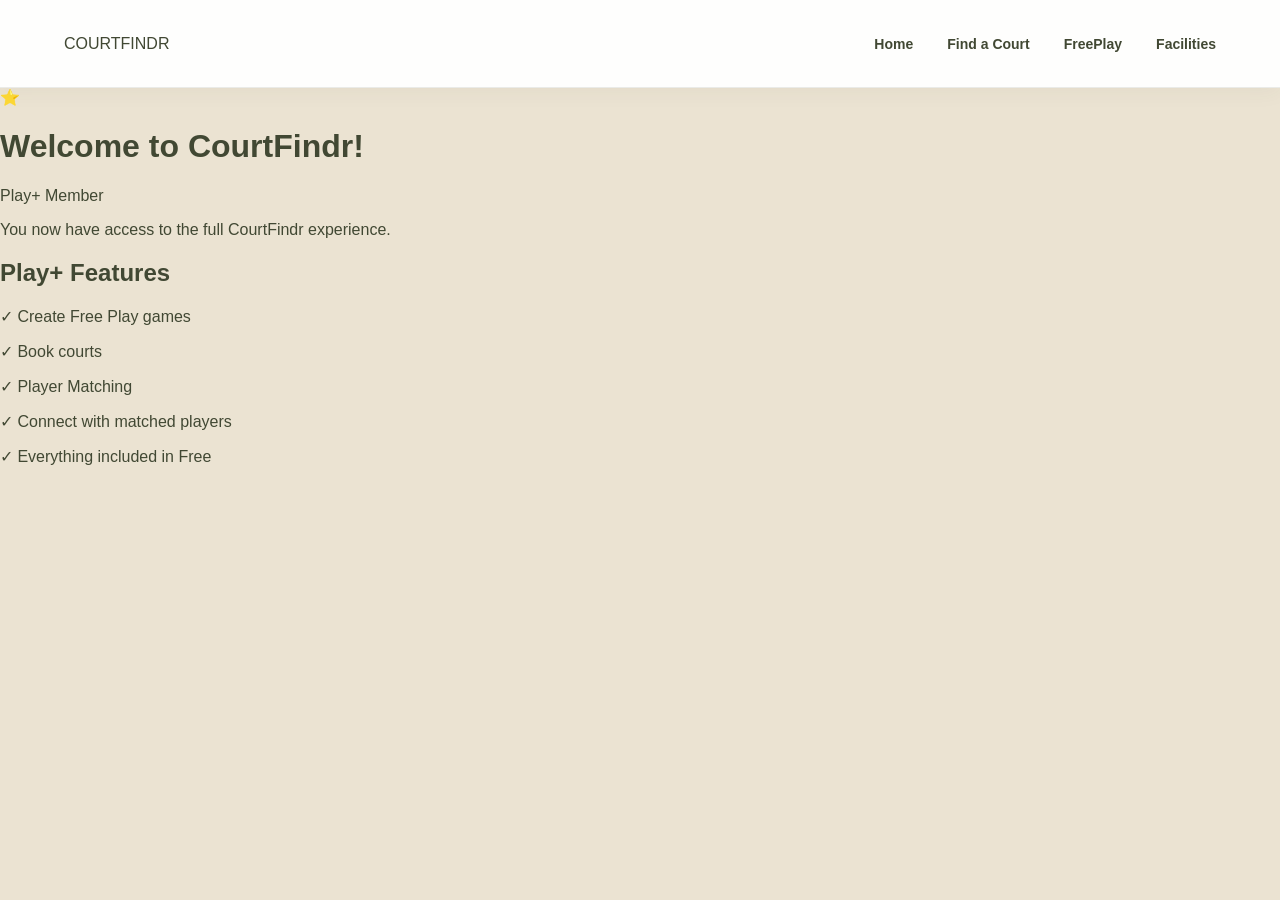
<file: pages/playplus-profile.html>
<!DOCTYPE html>
<html lang="en">

<head>

    <meta charset="UTF-8">

    <meta name="viewport"
          content="width=device-width, initial-scale=1.0">

    <title>Play+ Profile - CourtFindr</title>

    <link rel="stylesheet"
          href="../style.css">

</head>

<body>

    <header class="navbar">

        <div class="logo">
            COURT<span>FINDR</span>
        </div>

        <nav>

            <a href="../index.html">Home</a>
            <a href="find-court.html">Find a Court</a>
            <a href="freeplay.html">FreePlay</a>
            <a href="#">Facilities</a>

        </nav>

    </header>


    <main class="profile-page">

        <div class="profile-card">

            <div class="profile-photo">
                ⭐
            </div>

            <h1>Welcome to CourtFindr!</h1>

            <p class="profile-type">
                Play+ Member
            </p>

            <p>
                You now have access to the full CourtFindr experience.
            </p>


            <div class="profile-details">

                <h2>Play+ Features</h2>

                <p>✓ Create Free Play games</p>

                <p>✓ Book courts</p>

                <p>✓ Player Matching</p>

                <p>✓ Connect with matched players</p>

                <p>✓ Everything included in Free</p>

            </div>

        </div>

    </main>
<script src="../auth.js"></script>
</body>

</html>
</file>
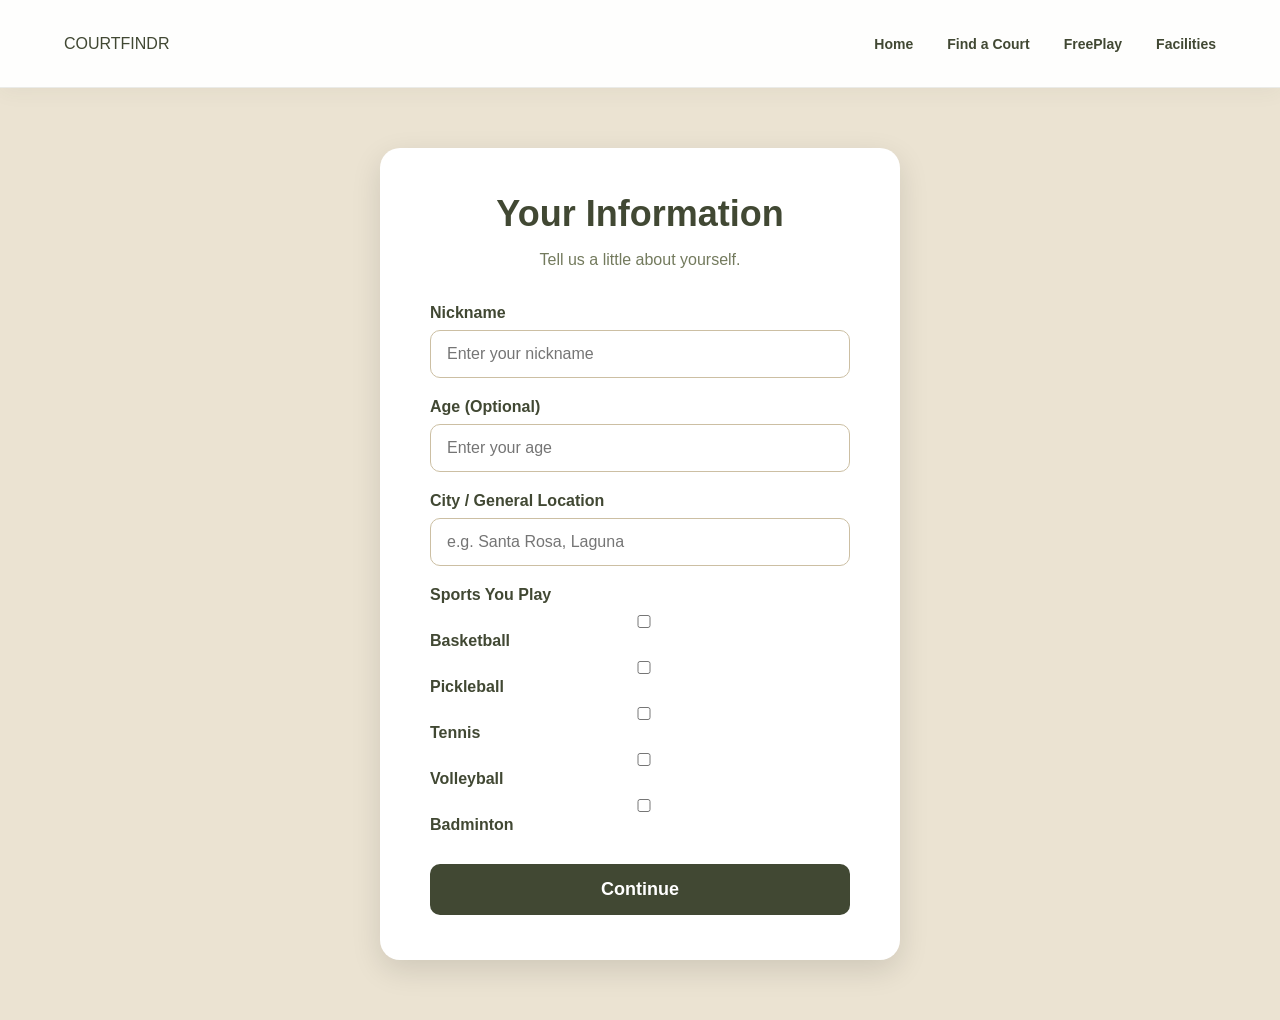
<file: pages/profile-setup.html>
<!DOCTYPE html>
<html lang="en">

<head>

    <meta charset="UTF-8">

    <meta name="viewport"
          content="width=device-width, initial-scale=1.0">

    <title>Your Information - CourtFindr</title>

    <link rel="stylesheet"
          href="../style.css">

</head>

<body>

    <header class="navbar">

        <div class="logo">
            COURT<span>FINDR</span>
        </div>

        <nav>

            <a href="../index.html">Home</a>

            <a href="find-court.html">Find a Court</a>

            <a href="freeplay.html">FreePlay</a>

            <a href="#">Facilities</a>

        </nav>

    </header>


    <main class="auth-page">

        <div class="auth-card profile-setup-card">

            <h1>Your Information</h1>

            <p>
                Tell us a little about yourself.
            </p>


            <form onsubmit="continueToPlans(event)">

                <div class="form-group">

                    <label for="profile-name">
                        Nickname
                    </label>

                    <input
                        type="text"
                        id="profile-name"
                        placeholder="Enter your nickname"
                        required
                    >

                </div>


                <div class="form-group">

                    <label for="profile-age">
                        Age <span>(Optional)</span>
                    </label>

                    <input
                        type="number"
                        id="profile-age"
                        placeholder="Enter your age"
                        min="1"
                        max="120"
                    >

                </div>


                <div class="form-group">

                    <label for="profile-city">
                        City / General Location
                    </label>

                    <input
                        type="text"
                        id="profile-city"
                        placeholder="e.g. Santa Rosa, Laguna"
                        required
                    >

                </div>


                <div class="form-group">

                    <label>
                        Sports You Play
                    </label>

                    <div class="sports-selection">

                        <label class="sport-option">
                            <input
                                type="checkbox"
                                name="sports"
                                value="Basketball">
                            Basketball
                        </label>

                        <label class="sport-option">
                            <input
                                type="checkbox"
                                name="sports"
                                value="Pickleball">
                            Pickleball
                        </label>

                        <label class="sport-option">
                            <input
                                type="checkbox"
                                name="sports"
                                value="Tennis">
                            Tennis
                        </label>

                        <label class="sport-option">
                            <input
                                type="checkbox"
                                name="sports"
                                value="Volleyball">
                            Volleyball
                        </label>

                        <label class="sport-option">
                            <input
                                type="checkbox"
                                name="sports"
                                value="Badminton">
                            Badminton
                        </label>

                    </div>

                </div>


                <div
                    id="sport-levels"
                    class="sport-levels">
                </div>


                <button
                    type="submit"
                    class="auth-submit-btn">

                    Continue

                </button>

            </form>

        </div>

    </main>


<script>

const sportCheckboxes =
    document.querySelectorAll(
        'input[name="sports"]'
    );

const sportLevels =
    document.getElementById("sport-levels");


sportCheckboxes.forEach(function(checkbox) {

    checkbox.addEventListener(
        "change",
        updateLevels
    );

});


function updateLevels() {

    sportLevels.innerHTML = "";

    const selectedSports =
        document.querySelectorAll(
            'input[name="sports"]:checked'
        );


    selectedSports.forEach(function(sport) {

        const levelGroup =
            document.createElement("div");

        levelGroup.className =
            "form-group";


        levelGroup.innerHTML = `

            <label>
                ${sport.value} Level
            </label>

            <select
                name="level-${sport.value}"
                required>

                <option value="">
                    Select your level
                </option>

                <option value="Beginner">
                    Beginner
                </option>

                <option value="Intermediate">
                    Intermediate
                </option>

                <option value="Advanced">
                    Advanced
                </option>

            </select>

        `;


        sportLevels.appendChild(
            levelGroup
        );

    });

}


function continueToPlans(event) {

    event.preventDefault();


    const selectedSports =
        document.querySelectorAll(
            'input[name="sports"]:checked'
        );


    if (selectedSports.length === 0) {

        alert(
            "Please select at least one sport."
        );

        return;

    }


    const name =
        document.getElementById("profile-name").value.trim();

    const age =
        document.getElementById("profile-age").value;

    const city =
        document.getElementById("profile-city").value.trim();


    const sports = [];


    selectedSports.forEach(function(sport) {

        const level =
            document.querySelector(
                `select[name="level-${sport.value}"]`
            ).value;


        sports.push({

            name: sport.value,
            level: level

        });

    });


    const profile = {

        name: name,
        age: age,
        city: city,
        sports: sports

    };


    localStorage.setItem(
        "courtfindrProfile",
        JSON.stringify(profile)
    );


    window.location.href =
        "choose-plan.html";

}

</script>

</body>

</html>
</file>
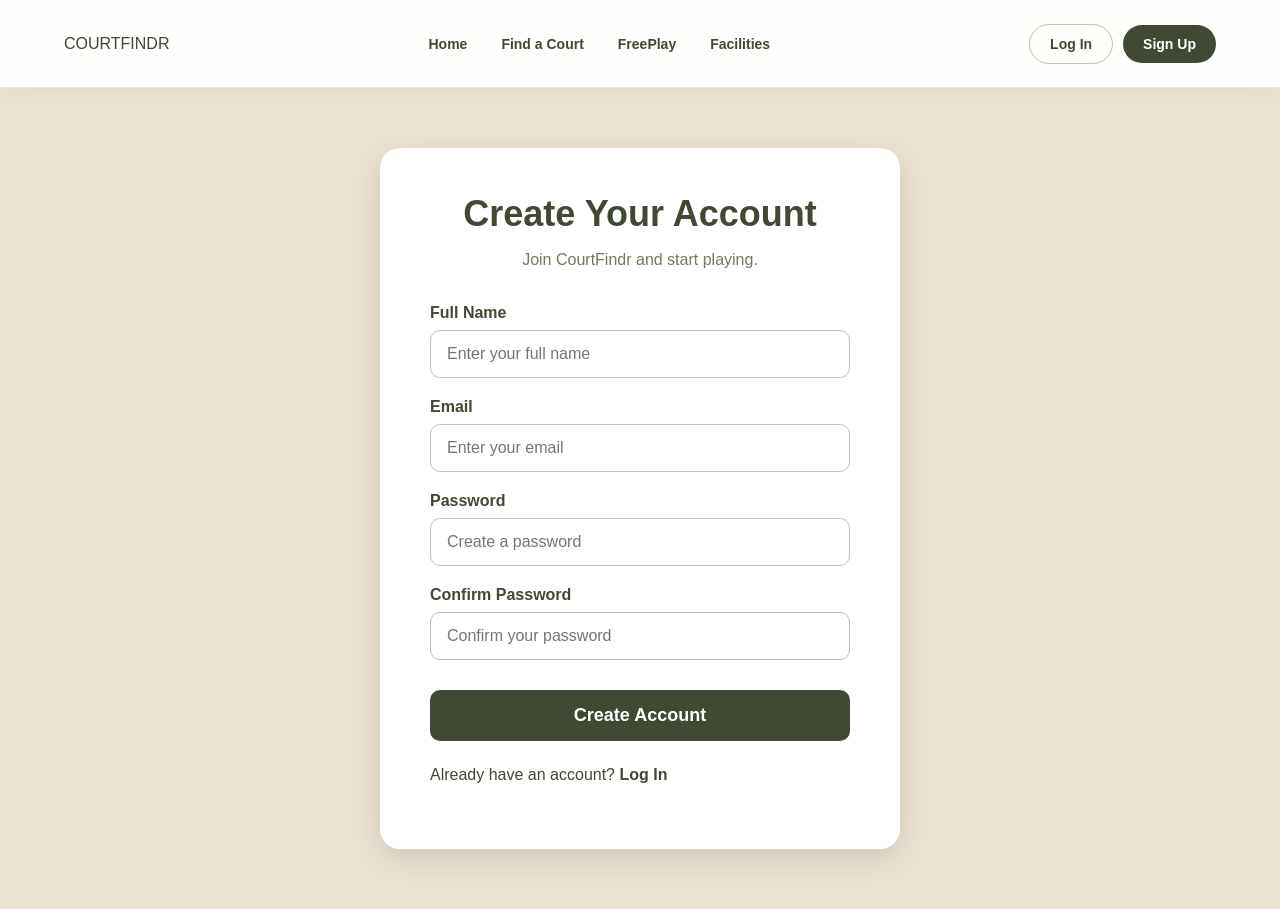
<file: pages/signup.html>
<!DOCTYPE html>
<html lang="en">

<head>

    <meta charset="UTF-8">

    <meta name="viewport"
          content="width=device-width, initial-scale=1.0">

    <title>Sign Up - CourtFindr</title>

    <link rel="stylesheet"
          href="../style.css">

</head>

<body>

    <header class="navbar">

        <div class="logo">
            COURT<span>FINDR</span>
        </div>

        <nav>

            <a href="../index.html">
                Home
            </a>

            <a href="find-court.html">
                Find a Court
            </a>

            <a href="freeplay.html">
                FreePlay
            </a>

            <a href="#">
                Facilities
            </a>

        </nav>

        <div class="auth-buttons">

            <button class="login-btn"
                    onclick="window.location.href='login.html'">
                Log In
            </button>

            <button class="signup-btn">
                Sign Up
            </button>

        </div>

    </header>


    <main class="auth-page">

        <div class="auth-card">

            <h1>Create Your Account</h1>

            <p>
                Join CourtFindr and start playing.
            </p>


            <form onsubmit="createAccount(event)">

                <div class="form-group">

                    <label for="name">
                        Full Name
                    </label>

                    <input
                        type="text"
                        id="name"
                        placeholder="Enter your full name"
                        required
                    >

                </div>


                <div class="form-group">

                    <label for="email">
                        Email
                    </label>

                    <input
                        type="email"
                        id="email"
                        placeholder="Enter your email"
                        required
                    >

                </div>


                <div class="form-group">

                    <label for="password">
                        Password
                    </label>

                    <input
                        type="password"
                        id="password"
                        placeholder="Create a password"
                        required
                    >

                </div>


                <div class="form-group">

                    <label for="confirm-password">
                        Confirm Password
                    </label>

                    <input
                        type="password"
                        id="confirm-password"
                        placeholder="Confirm your password"
                        required
                    >

                </div>


                <div class="form-group">

                    


                <button
                    type="submit"
                    class="auth-submit-btn">

                    Create Account

                </button>

            </form>


            <p class="auth-switch">

                Already have an account?

                <a href="login.html">
                    Log In
                </a>

            </p>

        </div>

    </main>


<script>

function createAccount(event) {

    event.preventDefault();

    const name =
        document.getElementById("name").value.trim();

    const email =
        document.getElementById("email").value.trim().toLowerCase();

    const password =
        document.getElementById("password").value;

    const confirmPassword =
        document.getElementById("confirm-password").value;


    if (password !== confirmPassword) {

        alert("Passwords do not match.");

        return;

    }


    const account = {

        name: name,
        email: email,
        password: password

    };


    localStorage.setItem(
        "courtfindrAccount",
        JSON.stringify(account)
    );


    // Continue to profile information

    window.location.href =
        "profile-setup.html";

}

</script>

</body>

</html>
</file>
<file: style.css>
:root {
    --cream: #EBE3D2;
    --sand: #CCBFA3;
    --sage: #A4AC86;
    --olive: #737A5D;
    --dark-olive: #414833;

    --white: #FFFFFF;
    --text: #414833;
    --muted-text: #737A5D;
    --border: #CCBFA3;
}

/* =========================
   GENERAL
========================= */

* {
    box-sizing: border-box;
}

body {
    margin: 0;
    font-family: Arial, Helvetica, sans-serif;
    background-color: #ffffff;
    color: #222222;
}


/* =========================
   NAVIGATION
========================= */

.navbar {.navbar {
    width: 100%;
    max-width: none;
    margin: 0;
}

    display: flex;
    align-items: center;
    justify-content: space-between;

    padding: 0 5%;

    background-color: white;

    border-bottom: 1px solid #eeeeee;
    width: 100%;
box-sizing: border-box;
}


/* Logo */

.logo {
    display: flex;
    align-items: center;
}

.logo img {
    width: 105px;
    height: auto;
    display: block;
    object-fit: contain;
}


/* Navigation */

nav {
    display: flex;
    gap: 40px;
}

nav a {
    text-decoration: none;
    color: #333333;
    font-size: 15px;
}

nav a:hover {
    color: #e65f25;
}

nav .active {
    border-bottom: 3px solid #8fbe22;
    padding-bottom: 8px;
}


/* Login / Signup */

.auth-buttons {
    display: flex;
    gap: 10px;
}

.auth-buttons button {
    border: none;
    border-radius: 25px;

    padding: 10px 22px;

    font-size: 14px;
    cursor: pointer;
}

.login-btn {
    background-color: #8fbe22;
    color: white;
}

.signup-btn {
    background-color: #ed6825;
    color: white;
}


/* =========================
   HERO
========================= */

.hero {

    height: 430px;

    background-image:
        linear-gradient(
            rgba(0, 0, 0, 0.35),
            rgba(0, 0, 0, 0.35)
        ),
        url("https://images.unsplash.com/photo-1626224583764-f87db24ac4ea");

    background-size: cover;
    background-position: center;

    position: relative;
}


.hero-content {

    position: absolute;

    left: 7%;
    top: 50%;

    transform: translateY(-50%);
}


.hero h1 {

    color: white;

    font-size: 55px;

    line-height: 0.95;

    margin-bottom: 30px;

    text-shadow: 2px 2px 5px black;
}


/* Location Search */

.location-search {

    display: flex;

    align-items: center;

    background-color: white;

    width: 480px;

    height: 55px;

    border-radius: 30px;

    padding-left: 20px;

    overflow: hidden;
}

.location-search span {
    font-size: 18px;
}

.location-search input {

    flex: 1;

    border: none;

    outline: none;

    padding: 0 15px;

    font-size: 15px;
}

.location-search button {

    width: 55px;
    height: 55px;

    border: none;

    background-color: #eeeeee;

    cursor: pointer;

    font-size: 18px;
}


/* =========================
   SPORTS
========================= */

.sports-section {

    padding: 35px 6%;

}

.sports-section h2 {

    margin-bottom: 25px;

    font-size: 25px;
}


.sports-container {

    display: flex;

    justify-content: space-between;

    gap: 20px;
}


.sport-card {

    width: 18%;

    height: 130px;

    border: 1px solid #dddddd;

    border-radius: 15px;

    display: flex;

    flex-direction: column;

    justify-content: center;

    align-items: center;

    transition: 0.2s;
}


.sport-card:hover {

    transform: translateY(-5px);

    box-shadow: 0 5px 15px rgba(0,0,0,0.1);
}


.sport-icon {

    font-size: 45px;

    margin-bottom: 10px;
}


.sport-card p {

    margin: 0;

    font-weight: bold;

}


/* =========================
   FEATURE CARDS
========================= */

.features-section {

    display: grid;

    grid-template-columns:
        repeat(3, 1fr);

    gap: 25px;

    padding: 10px 6% 60px;

}


.feature-card {

    border: 1px solid #dddddd;

    border-radius: 15px;

    overflow: hidden;

    background-color: white;

}


.feature-image {

    height: 180px;

    display: flex;

    align-items: center;

    justify-content: center;

    font-size: 70px;

}


.map-image {

    background-color: #dfe9d5;
}


.freeplay-image {

    background-color: #d8d1c7;
}


.facility-image {

    background-color: #b9d7e8;
}


.feature-content {

    padding: 20px;

    position: relative;
}


.feature-content h3 {

    margin-top: 0;

    font-size: 20px;

}


.feature-content p {

    color: #555555;

    line-height: 1.5;

    font-size: 14px;

    padding-right: 35px;

}


.arrow-button {

    position: absolute;

    right: 20px;

    bottom: 20px;

    width: 40px;

    height: 40px;

    border-radius: 50%;

    border: none;

    background-color: #d9f0bd;

    font-size: 20px;

    cursor: pointer;
}


/* =========================
   MOBILE
========================= */

@media (max-width: 800px) {

    nav {
        display: none;
    }

    .hero h1 {
        font-size: 40px;
    }

    .location-search {
        width: 350px;
    }

    .sports-container {
        flex-wrap: wrap;
    }

    .sport-card {
        width: 30%;
    }

    .features-section {
        grid-template-columns: 1fr;
    }

}
#map {
    width: 100%;
    height: 500px;
    border-radius: 12px;
    margin-top: 30px;
}
/* =========================
   COURT DETAILS PAGE
========================= */

.court-details-page {
    padding-bottom: 60px;
}

.court-banner {
    height: 300px;
    background-image: url("https://images.unsplash.com/photo-1546519638-68e109498ffc?auto=format&fit=crop&w=1600&q=80");
    background-size: cover;
    background-position: center;
    position: relative;
}

.court-banner-overlay {
    position: absolute;
    inset: 0;
    background: rgba(0, 0, 0, 0.55);

    display: flex;
    flex-direction: column;
    justify-content: center;

    padding: 50px 8%;
    color: white;
}

.court-label {
    font-size: 14px;
    font-weight: bold;
    letter-spacing: 2px;
    margin-bottom: 10px;
}

.court-banner h1 {
    font-size: 48px;
    margin: 0 0 10px;
}

.court-banner p:last-child {
    font-size: 20px;
    margin: 0;
}

.court-details-container {
    width: 85%;
    max-width: 1100px;
    margin: -50px auto 0;

    position: relative;

    display: grid;
    grid-template-columns: 1fr 1fr;
    gap: 30px;
}

.court-info-card,
.booking-card {
    background: white;
    padding: 30px;
    border-radius: 15px;

    box-shadow: 0 8px 25px rgba(0, 0, 0, 0.12);
}

.court-info-card h2,
.booking-card h2 {
    margin-top: 0;
    margin-bottom: 25px;
    font-size: 26px;
}

.info-row {
    display: flex;
    justify-content: space-between;

    padding: 16px 0;
    border-bottom: 1px solid #eeeeee;
}

.info-row:last-child {
    border-bottom: none;
}

.info-row strong {
    color: #333;
}

.info-row span {
    color: #555;
}

.booking-description {
    color: #666;
    margin-bottom: 25px;
}

.booking-card label {
    display: block;
    font-weight: bold;
    margin-top: 18px;
    margin-bottom: 8px;
}

.booking-card input,
.booking-card select {
    width: 100%;
    padding: 12px;

    border: 1px solid #ddd;
    border-radius: 8px;

    font-size: 15px;
    box-sizing: border-box;
}

.book-court-btn {
    width: 100%;
    margin-top: 25px;

    padding: 14px;

    border: none;
    border-radius: 8px;

    background: #f26522;
    color: white;

    font-size: 16px;
    font-weight: bold;

    cursor: pointer;
}

.book-court-btn:hover {
    opacity: 0.9;
}
.play-plus-box {
    background: #f7f7f7;
    border-radius: 12px;
    padding: 25px;
    text-align: center;
    margin-top: 20px;
}

.lock-icon {
    font-size: 32px;
    margin-bottom: 10px;
}

.play-plus-box h3 {
    margin: 5px 0 10px;
    font-size: 22px;
}

.play-plus-box p {
    color: #666;
    margin: 8px 0;
}

.play-plus-price {
    font-weight: bold;
    color: #f26522 !important;
    font-size: 18px;
}

.upgrade-btn {
    width: 100%;
    margin-top: 15px;
    padding: 14px;

    border: none;
    border-radius: 8px;

    background: #f26522;
    color: white;

    font-size: 16px;
    font-weight: bold;
    cursor: pointer;
}

.upgrade-btn:hover {
    opacity: 0.9;
}
/* Find a Court - Map + Court List */

.court-results {
    display: flex;
    gap: 20px;
    width: 100%;
    margin-top: 25px;
}

#map {
    flex: 2;
    height: 550px;
    border-radius: 12px;
}

#court-list {
    flex: 1;
    height: 550px;
    overflow-y: auto;
    background: #f8f8f8;
    padding: 20px;
    border-radius: 12px;
}

#court-list h2 {
    margin-top: 0;
    margin-bottom: 20px;
}

.court-card {
    background: white;
    padding: 15px;
    margin-bottom: 15px;
    border-radius: 10px;
    box-shadow: 0 2px 6px rgba(0, 0, 0, 0.1);
}

.court-card h3 {
    margin-top: 0;
    margin-bottom: 8px;
}

.court-card p {
    margin: 5px 0;
}

.court-card button {
    margin-top: 10px;
    margin-right: 5px;
    padding: 8px 12px;
    border: none;
    border-radius: 6px;
    cursor: pointer;
}
.search-options {
    position: relative;
    width: 100%;
    max-width: 900px;
    margin: 20px auto;
}

.location-search {
    position: relative;
    display: flex;
    align-items: center;
    width: 100%;
    height: 58px;
    background: white;
    border: 1px solid #ccc;
    border-radius: 30px;
    box-shadow: 0 3px 10px rgba(0, 0, 0, 0.08);
    overflow: visible;
}

.location-search input {
    flex: 1;
    height: 100%;
    border: none;
    outline: none;
    padding: 0 20px;
    font-size: 16px;
    background: transparent;
    border-radius: 30px 0 0 30px;
}

.location-search select {
    height: 40px;
    border: none;
    border-left: 1px solid #ddd;
    outline: none;
    padding: 0 15px;
    font-size: 14px;
    background: white;
}

.location-search button {
    height: 42px;
    margin-right: 8px;
    padding: 0 22px;
    border: none;
    border-radius: 22px;
    background: #007a3d;
    color: white;
    font-size: 15px;
    font-weight: 600;
    cursor: pointer;
}

.location-search button:hover {
    background: #006633;
}

#location-suggestions {
    position: absolute;
    top: 65px;
    left: 0;
    width: 100%;
    background: white;
    border: 1px solid #ddd;
    border-radius: 12px;
    box-shadow: 0 6px 18px rgba(0, 0, 0, 0.15);
    z-index: 10000;
    overflow: hidden;
    display: none;
}

.location-suggestion {
    padding: 12px 18px;
    cursor: pointer;
    background: white;
    border-bottom: 1px solid #eee;
}

.location-suggestion:last-child {
    border-bottom: none;
}

.location-suggestion:hover {
    background: #f5f5f5;
}

.suggestion-name {
    font-weight: 600;
    font-size: 15px;
}

.suggestion-address {
    margin-top: 3px;
    font-size: 12px;
    color: #777;
}
.search-options {
    width: 100%;
    max-width: 1000px;
    margin: 25px auto;
}

.location-search {
    position: relative;
    display: flex;
    align-items: center;
    width: 100%;
    height: 58px;
    background: white;
    border: 1px solid #ddd;
    border-radius: 30px;
    box-shadow: 0 3px 10px rgba(0, 0, 0, 0.08);
}

.location-search input {
    flex: 1;
    height: 100%;
    padding: 0 20px;
    border: none;
    outline: none;
    background: transparent;
    font-size: 16px;
}

.location-search select {
    height: 40px;
    padding: 0 15px;
    border: none;
    border-left: 1px solid #ddd;
    outline: none;
    background: white;
    font-size: 14px;
}

.location-search button {
    height: 42px;
    margin-right: 8px;
    padding: 0 22px;
    border: none;
    border-radius: 22px;
    cursor: pointer;
    font-weight: 600;
}

/* COURTS + MAP */

.court-results {
    display: flex;
    gap: 25px;
    width: 100%;
    margin-top: 25px;
}

#court-list {
    width: 35%;
    order: 1;
}

#map {
    width: 65%;
    height: 550px;
    order: 2;
    border-radius: 12px;
}

/* LOCATION SUGGESTIONS */

#location-suggestions {
    position: absolute;
    top: 65px;
    left: 0;
    width: 100%;
    background: white;
    border: 1px solid #ddd;
    border-radius: 12px;
    box-shadow: 0 5px 15px rgba(0,0,0,0.15);
    z-index: 9999;
    overflow: hidden;
}

.location-suggestion {
    padding: 12px 18px;
    cursor: pointer;
    border-bottom: 1px solid #eee;
}

.location-suggestion:hover {
    background: #f5f5f5;
}

.suggestion-name {
    font-weight: 600;
}

.suggestion-address {
    font-size: 12px;
    color: #777;
    margin-top: 3px;
}
/* =========================
   FREE PLAY PAGE
========================= */

.freeplay-page {
    width: 100%;
    padding-bottom: 60px;
}

/* HERO */

.freeplay-hero {
    height: 570px;
    background-image: url("../images/freeplay-page.jpg");

    background-size: cover;
    background-position: center;

    position: relative;
}

/* Hero text */

.freeplay-hero-content {
    display: none;
}


/* SEARCH CARD */

.game-search {
    position: relative;

    width: 88%;
    max-width: 1180px;

    margin: -160px auto 0;

    background: white;

    border-radius: 25px;

    padding: 40px;

    box-shadow:
        0 12px 25px rgba(0, 0, 0, 0.18);

    display: grid;

    grid-template-columns:
        repeat(4, 1fr);

    gap: 25px;

    z-index: 5;
}


/* SEARCH FIELDS */

.search-field {
    display: flex;
    flex-direction: column;
    gap: 12px;
}

.search-field label {
    font-size: 20px;
    font-weight: 500;
    color: #666;
}

.search-field select,
.search-field input {
    height: 60px;

    padding: 0 18px;

    border: 1px solid #222;

    border-radius: 30px;

    font-size: 16px;

    background: white;
}


/* FIND GAMES BUTTON */

.find-games-btn {
    grid-column: 1 / -1;

    height: 65px;

    border: none;

    border-radius: 30px;

    background: #006b35;

    color: white;

    font-size: 22px;

    font-weight: 700;

    cursor: pointer;
}

.find-games-btn:hover {
    background: #00552a;
}


/* QUICK FILTERS */

.quick-filters {
    width: 88%;
    max-width: 1180px;

    margin: 55px auto 0;
}

.quick-filters h2 {
    font-size: 30px;

    margin-bottom: 25px;
}

.filter-buttons {
    display: grid;

    grid-template-columns:
        repeat(4, 1fr);

    gap: 50px;
}

.filter {
    height: 65px;

    border-radius: 30px;

    border: 1px solid #222;

    background: white;

    font-size: 20px;

    cursor: pointer;
}

.filter.active {
    background: #006b35;

    color: white;

    border-color: #006b35;
}
/* =========================
   AVAILABLE GAMES
========================= */

.games-page {
    width: 88%;
    max-width: 1200px;
    margin: 50px auto;
    padding-bottom: 60px;
}

.games-header {
    display: flex;
    justify-content: space-between;
    align-items: center;
    margin-bottom: 35px;
}

.games-header h1 {
    font-size: 38px;
    margin: 0;
}

#sort-games {
    padding: 12px 22px;
    border: 1px solid #222;
    border-radius: 25px;
    background: white;
    font-size: 16px;
}


/* GAME CARD */

.game-card {
    display: grid;
    grid-template-columns: 220px 1fr 150px;
    align-items: center;

    gap: 30px;

    background: white;

    border-radius: 20px;

    padding: 20px;

    margin-bottom: 25px;

    box-shadow:
        0 6px 18px rgba(0, 0, 0, 0.10);
}


/* GAME IMAGE */

.game-image {
    width: 220px;
    height: 160px;

    object-fit: cover;

    border-radius: 15px;
}


/* GAME INFORMATION */

.game-info h2 {
    margin: 0 0 10px;

    font-size: 25px;
}

.game-info p {
    margin: 7px 0;

    color: #555;

    font-size: 16px;
}

.game-info .game-court {
    font-weight: 600;

    color: #222;
}


/* RIGHT SIDE */

.game-action {
    display: flex;

    flex-direction: column;

    align-items: center;

    gap: 5px;
}

.game-action strong {
    font-size: 25px;

    color: #006b35;
}

.game-action span {
    color: #666;

    margin-bottom: 12px;
}


/* JOIN BUTTON */

.game-action button {
    width: 120px;

    height: 45px;

    border: none;

    border-radius: 25px;

    background: #006b35;

    color: white;

    font-size: 17px;

    font-weight: 600;

    cursor: pointer;
}

.game-action button:hover {
    background: #00552a;
}


/* MOBILE */

@media (max-width: 800px) {

    .games-header {
        flex-direction: column;

        align-items: flex-start;

        gap: 20px;
    }

    .game-card {
        grid-template-columns: 1fr;
    }

    .game-image {
        width: 100%;

        height: 200px;
    }

    .game-action {
        align-items: flex-start;
    }

}
.location-search {
    position: relative;
}

.location-suggestions {
    position: absolute;

    top: 100%;
    left: 0;
    right: 0;

    background: white;

    border-radius: 12px;

    box-shadow:
        0 6px 18px rgba(0, 0, 0, 0.15);

    margin-top: 6px;

    overflow: hidden;

    display: none;

    z-index: 20;
}

.location-suggestion {
    padding: 14px 18px;

    cursor: pointer;

    font-size: 14px;

    border-bottom: 1px solid #eee;
}

.location-suggestion:hover {
    background: #f3f3f3;
}
.location-search {
    position: relative;
    width: 100%;
}

.location-suggestions {
    position: absolute;
    top: calc(100% + 6px);
    left: 0;
    width: 100%;

    background: white;

    border: 1px solid #ddd;
    border-radius: 12px;

    box-shadow: 0 8px 20px rgba(0, 0, 0, 0.15);

    overflow: hidden;

    display: none;

    z-index: 9999;
}

.location-suggestion {
    padding: 14px 18px;

    font-size: 15px;

    cursor: pointer;

    border-bottom: 1px solid #eee;
}

.location-suggestion:last-child {
    border-bottom: none;
}

.location-suggestion:hover {
    background: #f5f5f5;
}
.level-filters {
    display: flex;
    gap: 10px;
    align-items: center;
    position: relative;
    z-index: 10;
}

.level-filter {
    cursor: pointer;
    pointer-events: auto;
    position: relative;
    z-index: 11;
}
.create-freeplay-btn {
    margin-top: 2px;
}

.create-freeplay-btn span {
    display: block;
    font-size: 12px;
    margin-top: 3px;
    opacity: 0.8;
}
/* =========================
   SIGN UP / AUTH PAGE
========================= */

.auth-page {
    min-height: calc(100vh - 100px);
    display: flex;
    justify-content: center;
    align-items: center;
    padding: 60px 20px;
    background: #f8f8f8;
}

.auth-card {
    width: 100%;
    max-width: 520px;
    background: white;
    padding: 45px 50px;
    border-radius: 20px;
    box-shadow: 0 10px 30px rgba(0, 0, 0, 0.12);
}

.auth-card h1 {
    margin: 0 0 10px;
    text-align: center;
    font-size: 36px;
}

.auth-card > p {
    text-align: center;
    color: #666;
    margin-bottom: 35px;
}

.form-group {
    margin-bottom: 20px;
}

.form-group label {
    display: block;
    margin-bottom: 8px;
    font-weight: 600;
}

.form-group input,
.form-group select {
    width: 100%;
    box-sizing: border-box;
    padding: 14px 16px;
    border: 1px solid #ccc;
    border-radius: 10px;
    font-size: 16px;
    background: white;
}

.form-group input:focus,
.form-group select:focus {
    outline: none;
    border-color: #007a3d;
}

.auth-submit-btn {
    width: 100%;
    padding: 15px;
    margin-top: 10px;
    border: none;
    border-radius: 10px;
    background: #007a3d;
    color: white;
    font-size: 18px;
    font-weight: bold;
    cursor: pointer;
}

.auth-submit-btn:hover {
    background: #006633;
}

.auth-switch {
    margin-top: 25px !important;
    margin-bottom: 0 !important;
}

.auth-switch a {
    color: #007a3d;
    font-weight: 600;
    text-decoration: none;
}

.auth-switch a:hover {
    text-decoration: underline;
}
/* =========================
   PLAN SELECTION
========================= */

.plans-page {
    min-height: calc(100vh - 100px);
    padding: 60px 40px;
    background: #f8f8f8;
}

.plans-header {
    text-align: center;
    margin-bottom: 45px;
}

.plans-header h1 {
    margin-bottom: 10px;
    font-size: 36px;
}

.plans-header p {
    color: #666;
    font-size: 17px;
}

.plans-container {
    max-width: 1250px;
    margin: 0 auto;
    display: grid;
    grid-template-columns: repeat(3, 1fr);
    gap: 25px;
    align-items: stretch;
}

.plan-card {
    background: white;
    border-radius: 20px;
    padding: 35px;
    box-shadow: 0 8px 25px rgba(0, 0, 0, 0.08);
    display: flex;
    flex-direction: column;
}

.plan-card.featured {
    border: 2px solid #007a3d;
    position: relative;
}

.plan-badge {
    background: #007a3d;
    color: white;
    padding: 7px 14px;
    border-radius: 20px;
    font-size: 11px;
    font-weight: bold;
    text-align: center;
    margin-bottom: 20px;
}

.plan-icon {
    font-size: 35px;
    margin-bottom: 10px;
}

.plan-card h2 {
    font-size: 28px;
    margin: 0 0 10px;
}

.plan-price {
    font-size: 28px;
    font-weight: bold;
    margin-bottom: 15px;
}

.plan-price span {
    font-size: 18px;
}

.facility-price {
    font-size: 20px;
}

.plan-description {
    color: #666;
    line-height: 1.5;
    min-height: 50px;
}

.plan-card h3 {
    margin-top: 25px;
    margin-bottom: 10px;
    font-size: 16px;
}

.plan-card ul {
    list-style: none;
    padding: 0;
    margin: 0;
}

.plan-card li {
    margin-bottom: 10px;
    line-height: 1.4;
}

.not-included-title {
    color: #777;
}

.not-included {
    color: #777;
}

.plan-button {
    width: 100%;
    margin-top: auto;
    padding: 14px;
    border: none;
    border-radius: 10px;
    background: #007a3d;
    color: white;
    font-size: 16px;
    font-weight: bold;
    cursor: pointer;
}

.plan-button:hover {
    background: #006633;
}

.playplus-button {
    background: #007a3d;
}
@media (max-width: 900px) {

    .plans-container {
        grid-template-columns: 1fr;
        max-width: 550px;
    }

}
/* =========================
   COURTFINDR COLOR PALETTE
   ========================= */

body {
    background-color: var(--cream);
    color: var(--dark-olive);
}


/* NAVIGATION */

.navbar {
    background-color: var(--cream);
    border-bottom: 1px solid var(--sand);
}

.logo,
.logo span {
    color: var(--dark-olive);
}

nav a {
    color: var(--dark-olive);
}

nav a:hover {
    color: var(--olive);
}

nav .active {
    border-bottom-color: var(--olive);
}


/* LOGIN / SIGN UP */

.login-btn {
    background-color: var(--dark-olive);
}

.signup-btn {
    background-color: var(--olive);
}

.login-btn:hover,
.signup-btn:hover {
    opacity: 0.9;
}


/* GENERAL BORDERS */

.sport-card,
.feature-card {
    border-color: var(--sand);
}


/* FEATURE COLORS */

.map-image {
    background-color: var(--sage);
}

.freeplay-image {
    background-color: var(--sand);
}

.facility-image {
    background-color: var(--olive);
}

.arrow-button {
    background-color: var(--sage);
}


/* COURT DETAILS */

.book-court-btn,
.upgrade-btn {
    background: var(--dark-olive);
}

.book-court-btn:hover,
.upgrade-btn:hover {
    background: var(--olive);
}

.play-plus-price {
    color: var(--dark-olive) !important;
}

.play-plus-box {
    background: var(--sand);
}


/* FIND A COURT */

.location-search button {
    background: var(--dark-olive);
}

.location-search button:hover {
    background: var(--olive);
}

.location-suggestions {
    background: white;
    border-color: var(--sand);
}

.location-suggestion {
    border-bottom-color: var(--sand);
}

.location-suggestion:hover {
    background: var(--cream);
}


/* FREEPLAY */

.game-search {
    background: white;
}

.search-field label {
    color: var(--dark-olive);
}

.search-field select,
.search-field input {
    border-color: var(--sand);
}

.find-games-btn {
    background: var(--dark-olive);
}

.find-games-btn:hover {
    background: var(--olive);
}

.filter {
    border-color: var(--sand);
}

.filter.active {
    background: var(--dark-olive);
    border-color: var(--dark-olive);
}


/* AVAILABLE GAMES */

.games-page {
    background: var(--cream);
}

.game-card {
    background: white;
}

.game-info p {
    color: var(--olive);
}

.game-info .game-court {
    color: var(--dark-olive);
}

.game-action strong {
    color: var(--dark-olive);
}

.game-action button {
    background: var(--dark-olive);
}

.game-action button:hover {
    background: var(--olive);
}


/* AUTH PAGES */

.auth-page {
    background: var(--cream);
}

.auth-card {
    background: white;
}

.auth-card > p {
    color: var(--olive);
}

.form-group input,
.form-group select {
    border-color: var(--sand);
}

.form-group input:focus,
.form-group select:focus {
    border-color: var(--olive);
}

.auth-submit-btn {
    background: var(--dark-olive);
}

.auth-submit-btn:hover {
    background: var(--olive);
}

.auth-switch a {
    color: var(--dark-olive);
}


/* PLAN SELECTION */

.plans-page {
    background: var(--cream);
}

.plans-header p {
    color: var(--olive);
}

.plan-card {
    background: white;
}

.plan-card.featured {
    border-color: var(--olive);
}

.plan-badge {
    background: var(--dark-olive);
}

.plan-description {
    color: var(--olive);
}

.plan-button,
.playplus-button {
    background: var(--dark-olive);
}

.plan-button:hover,
.playplus-button:hover {
    background: var(--olive);
}
.booking-times {
    display: grid;
    grid-template-columns: repeat(3, 1fr);
    gap: 12px;
    margin-top: 10px;
    margin-bottom: 20px;
}

.time-slot {
    padding: 14px 10px;
    border: 1px solid var(--sand);
    border-radius: 8px;
    background: white;
    color: var(--dark-olive);
    font-size: 14px;
    cursor: pointer;
    transition: 0.2s ease;
}

.time-slot:hover {
    background: var(--cream);
    border-color: var(--olive);
}

.time-slot.selected {
    background: var(--dark-olive);
    color: white;
    border-color: var(--dark-olive);
}
/* =========================
   FACILITY PROFILE
   ========================= */

.facility-profile-page {
    min-height: calc(100vh - 80px);
    background: var(--cream);
    padding: 60px 20px;
}

.facility-profile-card {
    max-width: 850px;
    margin: 0 auto;
    background: white;
    border: 1px solid var(--sand);
    border-radius: 16px;
    padding: 40px;
}

.facility-profile-header {
    display: flex;
    align-items: center;
    gap: 20px;
    padding-bottom: 30px;
    border-bottom: 1px solid var(--sand);
}

.facility-icon {
    width: 70px;
    height: 70px;
    display: flex;
    align-items: center;
    justify-content: center;
    background: var(--cream);
    border-radius: 50%;
    font-size: 32px;
}

.facility-label {
    margin: 0 0 6px;
    color: var(--olive);
    font-size: 12px;
    font-weight: 700;
    letter-spacing: 1px;
}

.facility-profile-header h1 {
    margin: 0;
    color: var(--dark-olive);
}

.facility-profile-header p:last-child {
    margin: 6px 0 0;
    color: var(--olive);
}

.facility-info {
    margin-top: 30px;
}

.facility-info h2 {
    color: var(--dark-olive);
    margin-bottom: 20px;
}

.facility-info-row {
    display: flex;
    justify-content: space-between;
    gap: 20px;
    padding: 16px 0;
    border-bottom: 1px solid var(--sand);
}

.facility-info-row span {
    color: var(--olive);
}

.facility-info-row strong {
    color: var(--dark-olive);
    text-align: right;
}

.facility-actions {
    display: flex;
    gap: 15px;
    margin-top: 30px;
}

.facility-action-btn {
    flex: 1;
    padding: 14px 20px;
    border: none;
    border-radius: 8px;
    background: var(--dark-olive);
    color: white;
    font-weight: 600;
    cursor: pointer;
}

.facility-action-btn:hover {
    background: var(--olive);
}
.manage-courts-page {
    min-height: calc(100vh - 80px);
    background: var(--cream);
    padding: 50px 20px;
    max-width: 1000px;
    margin: 0 auto;
}

.manage-courts-header {
    display: flex;
    justify-content: space-between;
    align-items: center;
    gap: 30px;
    margin-bottom: 30px;
}

.manage-courts-header h1 {
    margin: 5px 0;
    color: var(--dark-olive);
}

.manage-courts-header p {
    color: var(--olive);
}

.add-court-card {
    background: white;
    border: 1px solid var(--sand);
    border-radius: 12px;
    padding: 30px;
    margin-bottom: 35px;
}

.add-court-card h2 {
    color: var(--dark-olive);
    margin-bottom: 25px;
}

.add-court-card input,
.add-court-card select {
    width: 100%;
    padding: 12px;
    border: 1px solid var(--sand);
    border-radius: 7px;
    box-sizing: border-box;
    font-family: inherit;
}

.court-form-actions {
    display: flex;
    justify-content: flex-end;
    gap: 12px;
    margin-top: 20px;
}

.cancel-btn {
    padding: 12px 20px;
    border: 1px solid var(--sand);
    border-radius: 8px;
    background: white;
    color: var(--dark-olive);
    cursor: pointer;
}

.courts-section h2 {
    color: var(--dark-olive);
    margin-bottom: 20px;
}

.facility-court-card {
    background: white;
    border: 1px solid var(--sand);
    border-radius: 12px;
    padding: 22px;
    margin-bottom: 15px;
    display: flex;
    justify-content: space-between;
    align-items: center;
}

.facility-court-card h3 {
    margin: 0 0 6px;
    color: var(--dark-olive);
}

.facility-court-card p {
    margin: 0 0 8px;
    color: var(--olive);
}

.delete-court-btn {
    padding: 10px 16px;
    border: 1px solid var(--sand);
    border-radius: 7px;
    background: white;
    color: var(--dark-olive);
    cursor: pointer;
}

.delete-court-btn:hover {
    background: var(--cream);
}

.no-courts {
    background: white;
    border: 1px dashed var(--sand);
    border-radius: 12px;
    padding: 40px;
    text-align: center;
}

.no-courts h3 {
    color: var(--dark-olive);
}

.no-courts p {
    color: var(--olive);
}

/* =========================================================
   COURTFINDR — NEW HOMEPAGE VISUAL STYLE
   Paste this at the VERY BOTTOM of style.css
   ========================================================= */


/* =========================
   GLOBAL TYPOGRAPHY
========================= */

:root {

    --cream: #EBE3D2;
    --sand: #CCBFA3;
    --sage: #A4AC86;
    --olive: #737A5D;
    --dark-olive: #414833;

    --white: #FFFFFF;

    --soft-shadow:
        0 12px 35px rgba(65, 72, 51, 0.10);

    --strong-shadow:
        0 18px 45px rgba(65, 72, 51, 0.16);

}


body {

    font-family:
        "DM Sans",
        Arial,
        Helvetica,
        sans-serif;

    background:
        var(--cream);

    color:
        var(--dark-olive);

}


h1,
h2,
h3 {

    font-family:
        "Plus Jakarta Sans",
        Arial,
        Helvetica,
        sans-serif;

}



/* =========================
   NAVIGATION
========================= */

.navbar {

    height: 88px;

    padding:
        0 5%;

    background:
        rgba(255, 255, 255, 0.96);

    border-bottom:
        1px solid rgba(65, 72, 51, 0.10);

    box-shadow:
        0 4px 20px rgba(65, 72, 51, 0.05);

    position:
        relative;

    z-index:
        1000;

}


/* LOGO */

.brand-logo {

    display:
        flex;

    align-items:
        center;

    text-decoration:
        none;

    height:
        70px;

}


.brand-logo img {

    width:
        145px;

    height:
        auto;

    display:
        block;

    object-fit:
        contain;

    transition:
        transform 0.2s ease;

}


.brand-logo:hover img {

    transform:
        scale(1.03);

}


/* NAVIGATION LINKS */

.navbar nav {

    display:
        flex;

    align-items:
        center;

    gap:
        34px;

}


.navbar nav a {

    position:
        relative;

    text-decoration:
        none;

    color:
        var(--dark-olive);

    font-size:
        14px;

    font-weight:
        600;

    padding:
        8px 0;

    transition:
        color 0.2s ease;

}


.navbar nav a::after {

    content:
        "";

    position:
        absolute;

    left:
        0;

    bottom:
        0;

    width:
        0;

    height:
        2px;

    background:
        var(--olive);

    transition:
        width 0.2s ease;

}


.navbar nav a:hover {

    color:
        var(--olive);

}


.navbar nav a:hover::after,
.navbar nav a.active::after {

    width:
        100%;

}


.navbar nav a.active {

    color:
        var(--dark-olive);

}


/* AUTH BUTTONS */

.auth-buttons {

    display:
        flex;

    align-items:
        center;

    gap:
        10px;

}


.auth-buttons button {

    font-family:
        "DM Sans",
        sans-serif;

    font-weight:
        600;

    border-radius:
        999px;

    padding:
        11px 20px;

    transition:
        all 0.2s ease;

}


.login-btn {

    background:
        transparent;

    color:
        var(--dark-olive);

    border:
        1px solid var(--sand) !important;

}


.login-btn:hover {

    background:
        var(--cream);

}


.signup-btn {

    background:
        var(--dark-olive);

    color:
        white;

}


.signup-btn:hover {

    background:
        var(--olive);

    transform:
        translateY(-1px);

}



/* =========================
   HERO
========================= */

.hero {

    height:
        570px;

    background-image:
        url("images/pickleball-home.jpg");

    background-size:
        cover;

    background-position:
        center 58%;

    position:
        relative;

    overflow:
        hidden;

}


/* Soft overlay */

.hero-overlay {

    position:
        absolute;

    inset:
        0;

    background:
        linear-gradient(
            90deg,
            rgba(30, 35, 23, 0.72) 0%,
            rgba(30, 35, 23, 0.50) 40%,
            rgba(30, 35, 23, 0.12) 100%
        );

}


/* HERO CONTENT */

.hero-content {

    position:
        relative;

    z-index:
        2;

    left:
        7%;

    top:
        50%;

    transform:
        translateY(-50%);

    max-width:
        650px;

}


.hero-eyebrow {

    color:
        var(--cream);

    font-size:
        12px;

    font-weight:
        700;

    letter-spacing:
        3px;

    margin:
        0 0 18px;

}


.hero h1 {

    color:
        white;

    font-size:
        clamp(42px, 5vw, 68px);

    line-height:
        1.02;

    letter-spacing:
        -2px;

    margin:
        0 0 20px;

    text-shadow:
        0 8px 25px rgba(0, 0, 0, 0.25);

}


.hero-description {

    color:
        rgba(255,255,255,0.88);

    font-size:
        17px;

    line-height:
        1.6;

    max-width:
        480px;

    margin:
        0 0 28px;

}



/* =========================
   LOCATION SEARCH
========================= */

.hero .location-search {

    width:
        520px;

    max-width:
        100%;

    height:
        60px;

    display:
        flex;

    align-items:
        center;

    background:
        white;

    border:
        none;

    border-radius:
        999px;

    padding:
        6px 6px 6px 20px;

    box-shadow:
        0 12px 35px rgba(0,0,0,0.20);

}


.hero .location-search input {

    font-family:
        "DM Sans",
        sans-serif;

    font-size:
        14px;

    color:
        var(--dark-olive);

}


.hero .location-icon {

    font-size:
        18px;

}


.hero .location-search button {

    width:
        auto;

    height:
        48px;

    padding:
        0 24px;

    border-radius:
        999px;

    background:
        var(--dark-olive);

    color:
        white;

    font-family:
        "DM Sans",
        sans-serif;

    font-size:
        14px;

    font-weight:
        700;

    border:
        none;

    transition:
        all 0.2s ease;

}


.hero .location-search button:hover {

    background:
        var(--olive);

    transform:
        translateY(-1px);

}



/* =========================
   SPORTS SECTION
========================= */

.sports-section {

    padding:
        80px 6% 55px;

    background:
        var(--cream);

}


.section-heading {

    display:
        flex;

    justify-content:
        space-between;

    align-items:
        end;

    margin-bottom:
        28px;

}


.section-eyebrow {

    margin:
        0 0 7px;

    color:
        var(--olive);

    font-size:
        11px;

    font-weight:
        800;

    letter-spacing:
        2.5px;

}


.sports-section h2 {

    margin:
        0;

    color:
        var(--dark-olive);

    font-size:
        32px;

    letter-spacing:
        -1px;

}



/* SPORTS CONTAINER */

.sports-container {

    display:
        grid;

    grid-template-columns:
        repeat(5, 1fr);

    gap:
        16px;

}


/* SPORT CARD */

.sport-card {

    width:
        auto;

    height:
        230px;

    position:
        relative;

    border:
        none;

    border-radius:
        18px;

    overflow:
        hidden;

    background:
        var(--sand);

    box-shadow:
        var(--soft-shadow);

    cursor:
        pointer;

    transition:
        transform 0.25s ease,
        box-shadow 0.25s ease;

}


.sport-card:hover {

    transform:
        translateY(-6px);

    box-shadow:
        var(--strong-shadow);

}


.sport-card img {

    width:
        100%;

    height:
        100%;

    object-fit:
        cover;

    display:
        block;

    transition:
        transform 0.4s ease;

}


.sport-card:hover img {

    transform:
        scale(1.06);

}


.sport-card-overlay {

    position:
        absolute;

    inset:
        0;

    display:
        flex;

    align-items:
        end;

    padding:
        20px;

    background:
        linear-gradient(
            transparent 35%,
            rgba(30, 35, 23, 0.78)
        );

}


.sport-card-overlay span {

    color:
        white;

    font-family:
        "Plus Jakarta Sans",
        sans-serif;

    font-size:
        17px;

    font-weight:
        700;

}



/* =========================
   FEATURE SECTION
========================= */

.features-section {

    display:
        grid;

    grid-template-columns:
        repeat(3, 1fr);

    gap:
        22px;

    padding:
        35px 6% 90px;

    background:
        var(--cream);

}


.feature-card {

    border:
        1px solid rgba(65,72,51,0.10);

    border-radius:
        22px;

    overflow:
        hidden;

    background:
        white;

    box-shadow:
        var(--soft-shadow);

    transition:
        transform 0.25s ease,
        box-shadow 0.25s ease;

}


.feature-card:hover {

    transform:
        translateY(-5px);

    box-shadow:
        var(--strong-shadow);

}


.feature-image {

    height:
        220px;

    overflow:
        hidden;

}


.feature-image img {

    width:
        100%;

    height:
        100%;

    object-fit:
        cover;

    display:
        block;

    transition:
        transform 0.4s ease;

}


.feature-card:hover .feature-image img {

    transform:
        scale(1.05);

}


.feature-content {

    padding:
        25px;

    min-height:
        205px;

}


.feature-number {

    color:
        var(--sage);

    font-size:
        12px;

    font-weight:
        800;

    letter-spacing:
        2px;

    margin:
        0 0 10px;

}


.feature-content h3 {

    color:
        var(--dark-olive);

    font-size:
        22px;

    margin:
        0 0 10px;

}


.feature-content p:not(.feature-number) {

    color:
        var(--olive);

    line-height:
        1.6;

    font-size:
        14px;

    padding-right:
        35px;

    margin:
        0;

}


.arrow-button {

    width:
        44px;

    height:
        44px;

    right:
        22px;

    bottom:
        22px;

    border:
        none;

    border-radius:
        50%;

    background:
        var(--dark-olive);

    color:
        white;

    font-size:
        19px;

    transition:
        all 0.2s ease;

}


.arrow-button:hover {

    background:
        var(--olive);

    transform:
        translateX(3px);

}



/* =========================
   MOBILE
========================= */

@media (max-width: 1000px) {

    .navbar nav {

        gap:
            18px;

    }


    .sports-container {

        grid-template-columns:
            repeat(3, 1fr);

    }


    .sport-card {

        height:
            210px;

    }


    .features-section {

        grid-template-columns:
            1fr;

    }

}


@media (max-width: 800px) {

    .navbar {

        height:
            75px;

        padding:
            0 5%;

    }


    .brand-logo img {

        width:
            115px;

    }


    .navbar nav {

        display:
            none;

    }


    .auth-buttons {

        gap:
            6px;

    }


    .auth-buttons button {

        padding:
            9px 14px;

        font-size:
            12px;

    }


    .hero {

        height:
            520px;

    }


    .hero-content {

        left:
            7%;

        right:
            7%;

    }


    .hero h1 {

        font-size:
            42px;

    }


    .hero .location-search {

        width:
            100%;

    }


    .sports-section {

        padding:
            60px 5% 40px;

    }


    .sports-container {

        grid-template-columns:
            repeat(2, 1fr);

    }


    .sport-card {

        height:
            190px;

    }


    .features-section {

        padding:
            25px 5% 60px;

    }

}


@media (max-width: 500px) {

    .sports-container {

        grid-template-columns:
            1fr 1fr;

    }


    .sport-card {

        height:
            170px;

    }


    .hero h1 {

        font-size:
            37px;

        letter-spacing:
            -1px;

    }


    .hero-description {

        font-size:
            15px;

    }

}
/* =========================================
   FIND A COURT — MATCH HOMEPAGE TYPOGRAPHY
========================================= */

.find-court-page {
    font-family: "DM Sans", sans-serif;
}

.find-court-page h1,
.find-court-page h2,
.find-court-page h3,
.find-court-page h4 {
    font-family: "Plus Jakarta Sans", sans-serif;
}

.find-court-page p,
.find-court-page label,
.find-court-page input,
.find-court-page select,
.find-court-page button,
.find-court-page a,
.find-court-page span {
    font-family: "DM Sans", sans-serif;
}
/* =========================================
   AVAILABLE GAMES — MATCH HOMEPAGE TYPOGRAPHY
========================================= */

.available-games-page {
    font-family: "DM Sans", sans-serif;
}

.available-games-page h1,
.available-games-page h2,
.available-games-page h3,
.available-games-page h4 {
    font-family: "Plus Jakarta Sans", sans-serif;
}

.available-games-page p,
.available-games-page label,
.available-games-page input,
.available-games-page select,
.available-games-page button,
.available-games-page a,
.available-games-page span {
    font-family: "DM Sans", sans-serif;
}
/* =========================================
   FIND A COURT - PAGE LAYOUT FIX
   ========================================= */

.find-court-page {
    padding: 32px 6% 50px;
    box-sizing: border-box;
}


/* Page title */
.find-court-page h1 {
    margin: 0 0 8px;
    padding: 0;
}


/* Page subtitle */
.find-court-page > p {
    margin: 0 0 28px;
}


/* Search area */
.find-court-page .search-container {
    width: 100%;
    display: flex;
    justify-content: center;
    box-sizing: border-box;
    margin-bottom: 24px;
}


/* Search bar */
.find-court-page .search-container form {
    width: min(850px, 100%);
    box-sizing: border-box;
}


/* Prevent the search button from being cut off */
.find-court-page input,
.find-court-page select,
.find-court-page button {
    box-sizing: border-box;
}


/* Main map + nearby courts area */
.find-court-page .court-results {
    width: 100%;
    box-sizing: border-box;
}


/* Make sure the page never creates
   unwanted horizontal scrolling */
html,
body {
    max-width: 100%;
    overflow-x: hidden;
}   
/* =========================
   HOME PAGE SEARCH
========================= */

.location-input-wrapper {
    position: relative;
    flex: 1;
}

.location-input-wrapper input {
    width: 100%;
}


/* LOCATION SUGGESTIONS */

.location-suggestions {
    position: absolute;
    top: calc(100% + 8px);
    left: 0;
    width: 100%;
    background: white;
    border-radius: 10px;
    box-shadow: 0 8px 20px rgba(0, 0, 0, 0.15);
    overflow: hidden;
    z-index: 1000;
    display: none;
}

.location-suggestion {
    padding: 12px 16px;
    cursor: pointer;
    color: #34402c;
    background: white;
}

.location-suggestion:hover {
    background: #f3f1e8;
}


/* SELECTED SPORT */

.sport-card {
    cursor: pointer;
    transition: 0.2s ease;
}

.sport-card.selected {
    outline: 4px solid #46553a;
    outline-offset: 3px;
    transform: translateY(-3px);
}


/* DISABLED SEARCH BUTTON */

#homeSearchButton:disabled {
    opacity: 0.5;
    cursor: not-allowed;
}

#homeSearchButton:not(:disabled) {
    cursor: pointer;
}
/* =====================================================
   FIND A COURT - LAYOUT FIX
   ===================================================== */


/* =========================
   FULL-WIDTH NAVBAR
========================= */

body.find-court-page .navbar {
    width: 100%;
    max-width: none;
    margin: 0;
    box-sizing: border-box;
}


/* =========================
   SEARCH BAR
========================= */

body.find-court-page .search-options {
    width: 100%;
    box-sizing: border-box;
}


body.find-court-page .location-search {
    width: 100%;
    max-width: 1250px;
    margin: 0 auto;

    display: flex;
    align-items: center;

    box-sizing: border-box;
    overflow: hidden;
}


/* Location input */

body.find-court-page #location-input {
    flex: 1 1 auto;
    min-width: 0;
    width: auto;

    box-sizing: border-box;
}


/* Sport dropdown */

body.find-court-page #sport-select {
    flex: 0 0 150px;
    width: 150px;

    box-sizing: border-box;
}


/* Search button */

body.find-court-page .location-search > button {
    flex: 0 0 90px;
    width: 90px;
    min-width: 90px;

    box-sizing: border-box;
    white-space: nowrap;
}


/* Make sure the suggestion box
   does not affect the search bar width */

body.find-court-page #location-suggestions {
    position: absolute;
}
body.find-court-page #sport-select {
    margin-right: 8px;
}
body.find-court-page .navbar {
    width: 100vw;
    max-width: none;

    margin-top: 0 !important;
    margin-left: calc(50% - 50vw);
    margin-right: calc(50% - 50vw);

    box-sizing: border-box;
}
body.find-court-page {
    margin: 0;
}
body.find-court-page {
    margin: 0 !important;
    padding-top: 0 !important;
}
</file>
